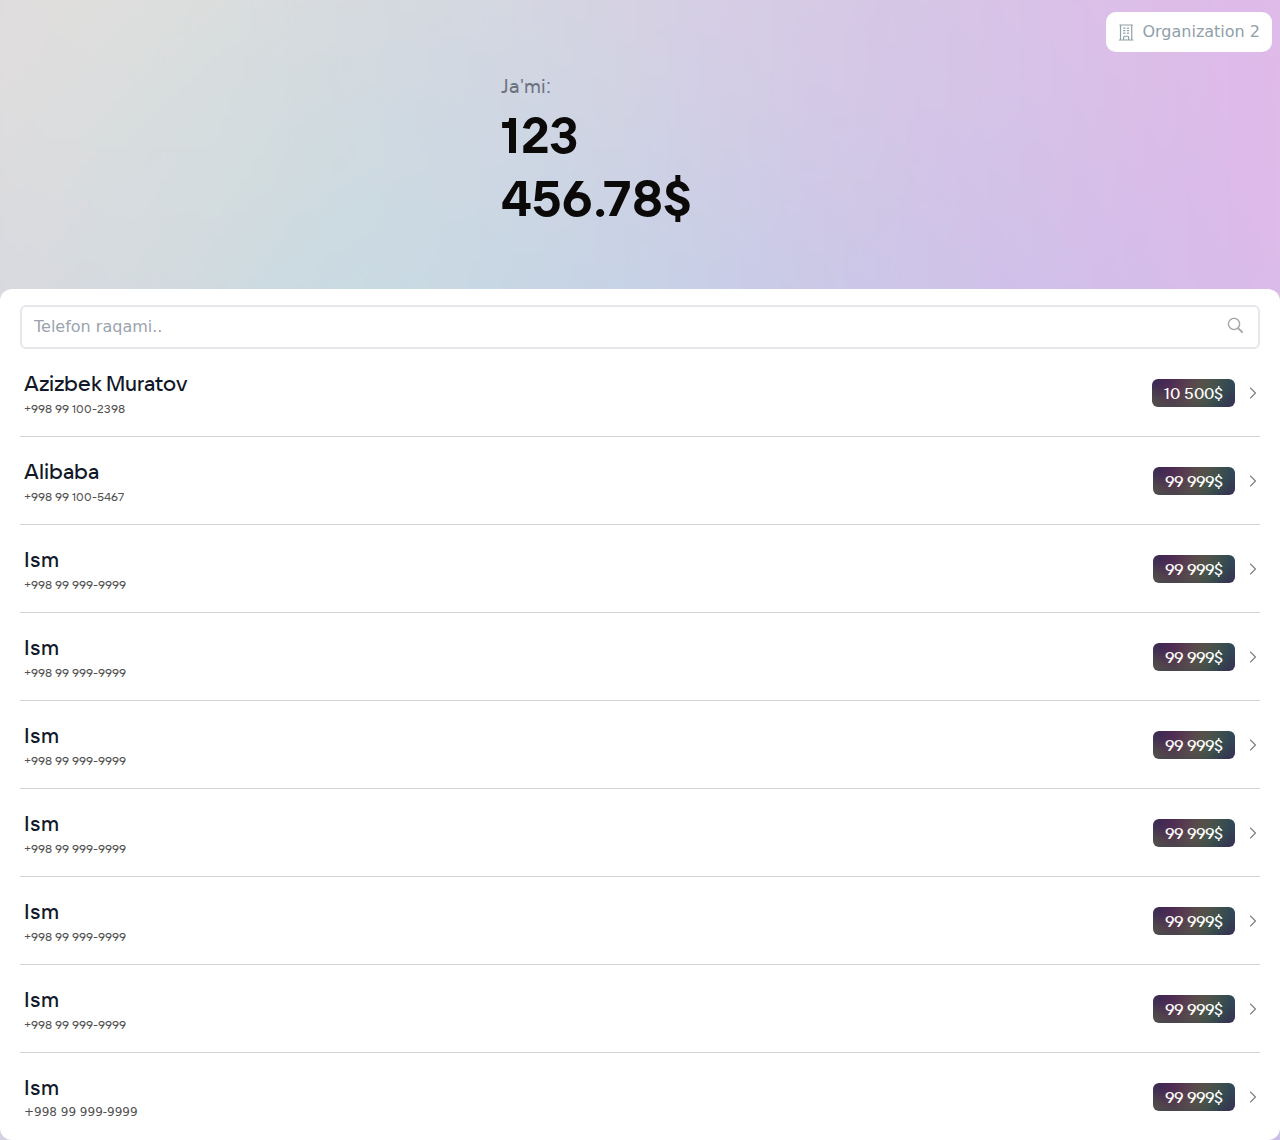
<file: src/index.html>
<!DOCTYPE  html>
<html>
<head>
  <meta charset="UTF-8">
  <meta name="viewport" content="width=device-width, initial-scale=1.0">
  <link href="./output.css" rel="stylesheet">
  <link href="./index.css" rel="stylesheet">
  <title>Home</title>
</head>
<body class="bg-[url('../assets/screenshott.png')] bg-cover  bg-no-repeat ">
<!-- Modal & Balance -->
<div>
  <div class="relative flex  flex-col  overflow-hidden pt-3 pr-2 justify-end items-end" >

    <div>
      <label for="tw-modal" class="text-[13px]  cursor-pointer rounded-[10px] bg-white px-3 py-2 text-[#8FA0A8]
       active:bg-slate-200 flex max-w-[190px] w-full items-center content-center gap-2">
      <img src="../assets/homee.svg" alt=""><h2 class="w-full">Organization 2</h2></label>
    </div>
    <!-- hidden toggle -->
    <input type="checkbox" id="tw-modal"
     class="peer fixed appearance-none opacity-0">
     <!-- modal -->
     <label for="tw-modal" class="pointer-events-none pt-[60px] invisable fixed  inset-0   justify-end pr-2
     flex cursor-pointer  overflow-hidden overscroll-contain  opacity-0 transition-all duration-200 ease-in-out peer-checked:pointer-events-auto peer-checked:visible
      peer-checked:opacity-100 peer-checked:[&>*]:translate-y-0 peer-checked:[&>*]:scale-100 invisible   ">
     <!-- modalbox -->
     <label class="max-h-[60px]  h-fit  scale-90 overflow-y-auto overscroll-contain rounded-[10px] bg-white px-3 py-3 text-black shadow-2xl transition  " for="" >

       <button class="flex items-center text-[13px] gap-2 text-[#6F8089] mb-2"><img src="../assets/32desk.svg" alt="">32desk</button>
       <div class="flex flex-col items-start ">

        <button class="flex items-center text-[13px] gap-2 text-[#6F8089] mb-2"><img src="../assets/32desk.svg" alt="">Organization 2</button>
        <img  class="flex items-center content-center"  src="../assets/lineish.svg" alt="">
       <button class="text-red-500 flex w-[200px] gap-2"><img class="mt-2 h-4" src="../assets/logout.svg" alt=""><h3 class="mt-1 text-[13px]">Sign out</h3></button>
      </div>
     </label>
     </label>
  
     </div>
<!-- Balance -->
  <div class="flex items-center justify-center">
    <div class="flex flex-col w-[278px] ">
      <h2 class="text-xl text-gray-500 mb-1 items-start justify-start flex text-[20px] font-Vkthin mt-5 ">Ja'mi:</h2>
      <h2 class="text-stone-950 text-[50px] leading-[62.5px] font-Vkbold font-black " ><a href="../src/pages/homehiddenb.html">123 456.78$</a></h2>
  </div>
  </div>
</div>
 <!-- List -->
  <div class="rounded-xl mt-[60px] bg-white bg-opacity-85 ">
<div class="relative px-5 flex  flex-col rounded-sm">
   <div class=" mt-4 flex flex-row relative" >
   <a href="../src/pages/search.html" class="w-full">
    <input class=" rounded-md w-full  focus:outline-0 p-2  border-2 pl-3 placeholder:font-light" type="text" placeholder="Telefon raqami.."> 
    <button class=" absolute right-4 top-3 text-gray-400"><img src="../assets/search.svg" alt=""></button>
  </a>
</div>
<ul role="list"  class="divide-y divide-gray-300 py-0 ">
    <li class="flex justify-between py-5 px-1 ">
        <div class="flex min-w-0 gap-x-4"  >
          <div class="min-w-0 flex-auto" >
            <p class="text-xl leading-6 text-gray-900 text-[21px] font-Vkmid"><a href="../src/pages/client.html">Azizbek Muratov</a></p>
            <p class="mt-1 truncate text-[12px] leading-[15px] text-[#525252] font-Vkthin ">+998 99 100-2398</p>
          </div>
        </div>
        <div class="flex flex-row items-center gap-[15px]">
          <p class="bg-[url('../assets/bg-price.png')] bg-cover  flex text-[16px] leading-6 text-white gap-2 rounded-md py-0.5 px-3 font-medium font-Vkmid "  >10 500$ </p>
          <a href="#" class=""><img src="../assets/arrowright.svg" alt=""></a>
          
        </div>
      </li>
    <li class="flex justify-between py-5 px-1 ">
        <div class="flex min-w-0 gap-x-4"  >
          <div class="min-w-0 flex-auto" >
            <p class="text-xl leading-6 text-gray-900 text-[21px] font-Vkmid"><a href="../pages/client.html">Alibaba</a></p>
            <p class="mt-1 truncate text-[12px] leading-[15px] text-[#525252] font-Vkthin">+998 99 100-5467</p>
          </div>
        </div>
        <div class="flex flex-row items-center gap-[15px]" >
          <p class=" bg-[url('../assets/bg-price.png')] bg-cover flex text-[16px] leading-6 text-white gap-2 rounded-md py-0.5 px-3 font-medium font-Vkmid">99 999$</p>
          <a href="#" class=""><img src="../assets/arrowright.svg" alt=""></a>
          
        </div>
      </li>
    <li class="flex justify-between py-5 px-1 ">
        <div class="flex min-w-0 gap-x-4"  >
          <div class="min-w-0 flex-auto" >
            <p class="text-xl leading-6 text-gray-900 text-[21px] font-Vkmid" ><a href="../pages/client.html">Ism</a></p>
            <p class="mt-1 truncate text-[12px] leading-[15px] text-[#525252] font-Vkthin" >+998 99 999-9999</p>
          </div>
        </div>
        <div class="flex flex-row items-center gap-[15px]">
          <p class="bg-[url('../assets/bg-price.png')] bg-cover flex text-[16px] leading-6 text-white gap-2 rounded-md py-0.5 px-3 font-medium font-Vkmid ">99 999$  </p>
          <a href="#" class=""><img src="../assets/arrowright.svg" alt=""></a>
          
        </div>
      </li>
    <li class="flex justify-between py-5 px-1 ">
        <div class="flex min-w-0 gap-x-4"  >
          <div class="min-w-0 flex-auto" >
            <p class="text-xl leading-6 text-gray-900 text-[21px] font-Vkmid" ><a href="../pages/client.html">Ism</a></p>
            <p class="mt-1 truncate text-[12px] leading-[15px] text-[#525252] font-Vkthin">+998 99 999-9999</p>
          </div>
        </div>
        <div class="flex flex-row items-center gap-[15px]" >
          <p class=" flex text-[16px] leading-6 text-white gap-2 rounded-md py-0.5 px-3 font-medium bg-[url('../assets/bg-price.png')] bg-cover font-Vkmid" >99 999$  </p>
          <a href="#" class=""><img src="../assets/arrowright.svg" alt=""></a>
          
        </div>
      </li>
    <li class="flex justify-between py-5 px-1 gap-[15px]" >
        <div class="flex min-w-0 gap-x-4"  >
          <div class="min-w-0 flex-auto" >
            <p class="text-xl leading-6 text-gray-900 text-[21px] font-Vkmid" ><a href="../pages/client.html">Ism</a></p>
            <p class="mt-1 truncate text-[12px] leading-[15px] text-[#525252] font-Vkthin">+998 99 999-9999</p>
          </div>
        </div>
        <div class="flex flex-row items-center gap-[15px]" >
          <p class=" flex text-[16px] leading-6 text-white gap-2 rounded-md py-0.5 px-3 font-medium bg-[url('../assets/bg-price.png')] bg-cover font-Vkmid">99 999$  </p>
          <a href="#" class=""><img src="../assets/arrowright.svg" alt=""></a>
          
        </div>
      </li>
    <li class="flex justify-between py-5 px-1 ">
        <div class="flex min-w-0 gap-x-4"  >
          <div class="min-w-0 flex-auto" >
            <p class="text-xl leading-6 text-gray-900 text-[21px] font-Vkmid" ><a href="../pages/client.html">Ism</a></p>
            <p class="mt-1 truncate text-[12px] leading-[15px] text-[#525252] font-Vkthin">+998 99 999-9999</p>
          </div>
        </div>
        <div class="flex flex-row items-center gap-[15px]" >
          <p class=" flex text-[16px] leading-6 text-white gap-2 rounded-md py-0.5 px-3 font-medium bg-[url('../assets/bg-price.png')] bg-cover font-Vkmid" >99 999$  </p>
          <a href="#" class=""><img src="../assets/arrowright.svg" alt=""></a>
          
        </div>
      </li>
    <li class="flex justify-between py-5 px-1 ">
        <div class="flex min-w-0 gap-x-4"  >
          <div class="min-w-0 flex-auto" >
            <p class="text-xl leading-6 text-gray-900 text-[21px] font-Vkmid"><a href="../pages/client.html">Ism</a></p>
            <p class="mt-1 truncate text-[12px] leading-[15px] text-[#525252] font-Vkthin" >+998 99 999-9999</p>
          </div>
        </div>
        <div class="flex flex-row items-center gap-[15px]">
          <p class=" flex text-[16px] leading-6 text-white gap-2 rounded-md py-0.5 px-3 font-medium bg-[url('../assets/bg-price.png')] bg-cover font-Vkmid"  >99 999$  </p>
          <a href="#" class=""><img src="../assets/arrowright.svg" alt=""></a>
          
        </div>
      </li>
    <li class="flex justify-between py-5 px-1 ">
        <div class="flex min-w-0 gap-x-4"  >
          <div class="min-w-0 flex-auto" >
            <p class="text-xl leading-6 text-gray-900 text-[21px] font-Vkmid" ><a href="../pages/client.html">Ism</a></p>
            <p class="mt-1 truncate text-[12px] leading-[15px] text-[#525252] font-Vkthin" >+998 99 999-9999</p>
          </div>
        </div>
        <div class="flex flex-row items-center gap-[15px]" >
          <p class=" flex text-[16px] leading-6 text-white gap-2 rounded-md py-0.5 px-3 font-medium bg-[url('../assets/bg-price.png')] bg-cover font-Vkmid" >99 999$  </p>
          <a href="#" class=""><img src="../assets/arrowright.svg" alt=""></a>
          
        </div>
      </li>
    <li class="flex justify-between py-5 px-1 ">
        <div class="flex min-w-0 gap-x-4"  >
          <div class="min-w-0 flex-auto" >
            <p class="text-xl leading-6 text-gray-900 text-[21px] font-Vkmid" ><a href="../pages/client.html">Ism</a></p>
            <p class="mt-1 truncate text-[12px] leading-[15px] text-[#525252] font-thin" >+998 99 999-9999</p>
          </div>
        </div>
        <div class="flex flex-row items-center gap-[15px]" >
          <p class=" flex text-[16px] leading-6 text-white gap-2 rounded-md py-0.5 px-3 font-medium bg-[url('../assets/bg-price.png')] bg-cover font-Vkmid"  >99 999$  </p>
          <a href="#" class=""><img src="../assets/arrowright.svg" alt=""></a>
          
        </div>
      </li>
 
</ul>
</div>
</div>
</body>
</html>
</file>
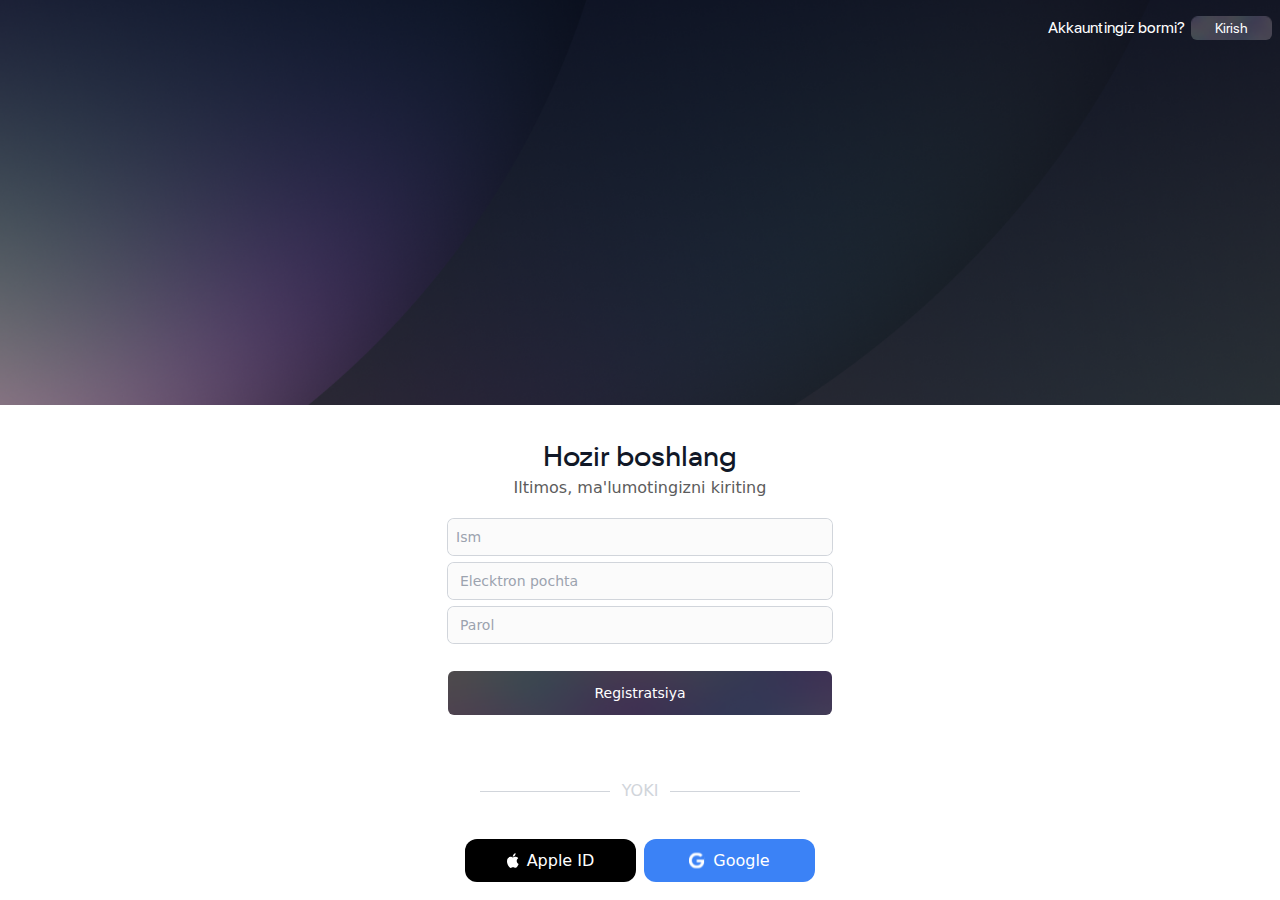
<file: src/pages/auth.html>
<!DOCTYPE html>
<html lang="en">
<head>
    <meta charset="UTF-8">
    <meta name="viewport" content="width=device-width, initial-scale=1.0">
    <link href="../output.css" rel="stylesheet">
    <link href="../index.css" rel="stylesheet">

    <title>regester</title>
</head>
<body class="bg-cover  bg-top   h-full scroll-none bg-no-repeat">
  <div class="items-center justify-center  bg-cover bg-center bg-no-repeat w-[100%] h-[45vh] bg-[url('../../assets/authbg.png')]  ">
    <!-- btns -->
      <div class="flex justify-end items-end pt-[30px] text-[13px] font-Vklog" >
          <span class="text-white " >Akkauntingiz bormi?</span>
          <button class="block rounded-md border-0 py-0.5 px-6  shadow-sm ring-inset ring-gray-300 focus:ring-2 focus:ring-inset focus:ring-indigo-600 sm:text-sm sm:leading-6 no-repeat text-white ml-1.5 mt-4 mr-2  bg-[url('../../assets/login.png')] bg-cover"><a>Kirish</a></button>
      </div>
    </div>
<!-- container -->
  <div class="flex min-h-full flex-col justify-center" >

    <h2 class="text-center  tracking-tight text-gray-900 font-bold text-[28px] leading-[34px] mt-[34px] font-Vkreg" >Hozir boshlang</h2>
    <span class="mt-1 text-center text-[16px] font-light leading-[22px] tracking-tight mb-5 text-[#5C5C5C]">Iltimos, ma'lumotingizni kiriting</span>
    <form 
    class=" container space-y-2 mx-auto w-full max-w-sm "
    action="submit">
        <input type="text"
        class="block w-full px-2 rounded-md border-0 py-2 text-gray-900 shadow-sm ring-1  ring-gray-300 placeholder:text-gray-400 focus:ring-2 focus:ring-inset focus:ring-red-950 sm:text-sm sm:leading-6 bg-[#fafafae1]"
        placeholder="Ism"

        />
        <input
            placeholder="Elecktron pochta"
            type="email"
            class="block w-full px-3 rounded-md border-0 py-2 shadow-sm ring-1 ring-inset ring-gray-300 placeholder:text-gray-400 focus:ring-2 focus:ring-inset focus:ring-red-950 sm:text-sm sm:leading-6  bg-[#fafafae1]" 
          />
          <input
            placeholder="Parol"
            type="password"
            class="block w-full px-3 rounded-md border-0 py-2 shadow-sm ring-1 ring-inset ring-gray-300 placeholder:text-gray-400 focus:ring-2 focus:ring-inset focus:ring-red-950 sm:text-sm sm:leading-6  bg-[#fafafae1] " 
          />
          <div class="mt-4">
            <button class=" w-full mt-5 rounded-md border-0 py-3   sm:text-sm   text-white bg-[120%] bg-cover bg-[url('../../assets/bg-price.png')] "><a href="../index.html">Registratsiya</a></button>
          </div>
         
    </form>
   <!-- Additional Items -->
    <div class="flex container items-center justify-center  space-x-1  mt-16 my-5  max-w-xs mx-auto">
      <div class="flex-1 border-t border-gray-300 "></div>
      <span class="px-2 text-gray-300 font-medium">YOKI</span>
      <div class="flex-1 border-t border-gray-300"></div>
  </div>
    <div class="flex justify-center space-x-2 mt-4">
        <button class="flex items-center py-2 px- bg-black text-white rounded-xl gap-2 w-[171px] h-[43px] justify-center left-[21px]" ><img src="../../assets/appleic.svg" alt="" class="w-2" >Apple ID</button>
        <button class="flex items-center py-3 px-12 bg-blue-500 text-white rounded-xl gap-2 w-[171px] h-[43px] justify-center left-[21px]" ><img src="../../assets/googleic.svg" alt="" class="w-4">Google</button>
    </div>
    </div>

    


 
</body>
</html>
</file>
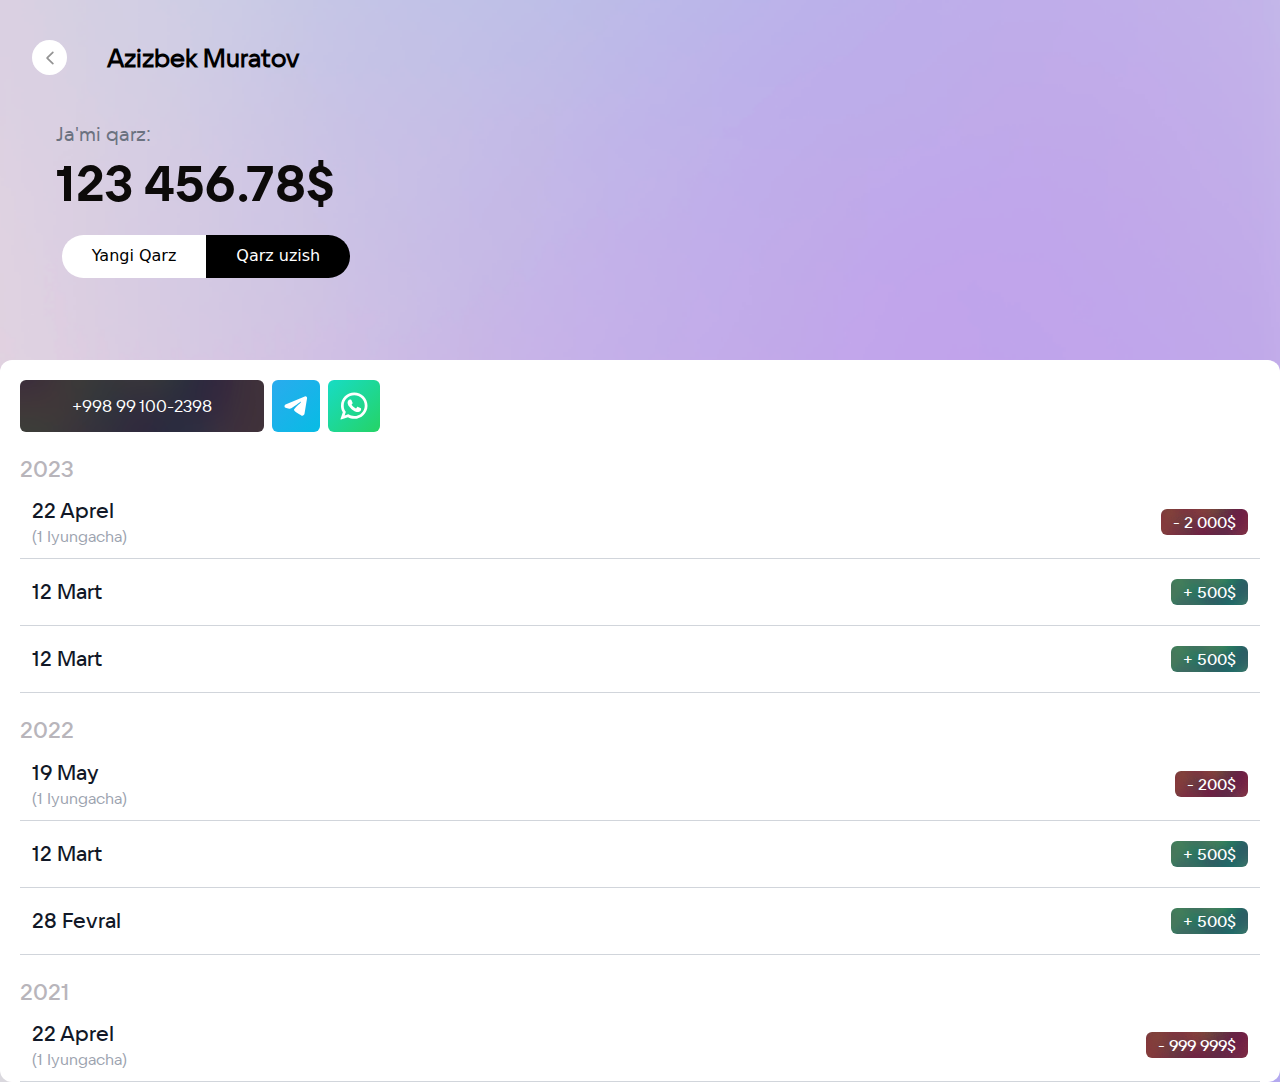
<file: src/pages/client.html>
<!DOCTYPE html>
<html lang="en">
<head>
    <meta charset="UTF-8">
    <meta name="viewport" content="width=device-width, initial-scale=1.0">
    <link href="../output.css" rel="stylesheet">
    <link href="../index.css" rel="stylesheet">
    <title>Client Page</title>
</head>
<body class="bg-[url('../../assets/screenshott.png')] bg-cover bg-center bg-no-repeat">
<!-- User Info -->
<div class="">
    <div class="flex flex-row  px-8  items-center mt-10 gap-10 max-w-[1780px] w-full">
        <button class="bg-white flex  items-center rounded-full w-[35px] h-[35px] justify-center" > 
            <a href="../index.html" class="flex items-center "><img src="../../assets/arrowquit.svg" alt=""></a>
    </button>
    <h2 class="text-black font-semibold text-2xl text-[25px] font-Vkthin" >Azizbek Muratov</h2>
</div>
 <!-- Balance -->
 <div class="mt-[45px] flex items-center content-center w-full px-14">
    <div class="flex flex-col w-[300px] ">
      <h2 class="text-xl text-gray-500 mb-1 items-start justify-start flex text-[20px] font-Vkthin ">Ja'mi qarz:</h2>
      <h2 class="text-stone-950 text-[50px] leading-[62.5px]  w-[300px] font-Vkbold" ><a>123 456.78$</a></h2>
      <!-- modals -->
      <div class="flex items-center justify-center mt-5  ">
      <div class="flex  overflow-hidden items-center  justify-center h-[43px] rounded-bl-[40px] rounded-tl-[40px]  " >
<!-- Main btns -->
<div class="flex min-h-screen flex-col items-center justify-center overflow-hidden  ">
  <div>
    <label for="tw-modal" class="cursor-pointer  bg-white  py-4 text-black active:bg-slate-400 p-[30px]" >Yangi Qarz</label>
  </div>
  <input type="checkbox" id="tw-modal" class="peer fixed appearance-none opacity-0"/>
  <label for="tw-modal" class="pointer-events-none invisible fixed inset-0 flex cursor-pointer pt-[360px] overflow-hidden overscroll-contain bg-slate-700/30 opacity-0 transition-all duration-200 ease-in-out peer-checked:pointer-events-auto peer-checked:visible peer-checked:opacity-100 peer-checked:[&>*]:translate-y-0 peer-checked:[&>*]:scale-100">
  <label for="" class="max-h-[calc(100vh - 5rem)] h-full w-full scale-90 overflow-y-auto overscroll-contain rounded-md bg-white p-6 text-black shadow-2xl transition">
    <div >
    <div class="rounded-xl " >
        <div class="pt-[10px] pl-[10px] flex">
            <a href="./client.html" ><img src="../../assets/xmark.svg" alt=""></a>
            <div class="">
            <h2 class="font-semibold text-[21px] pl-[85px]  font-Vkmid ">Yangi Qarz</h2>
           
            </div>
        </div>
    <div class=" relative px-1 flex  flex-col rounded-sm">
        <div class=" mt-4 flex flex-row relative max-w-[408px] ">
            <input class="  rounded-md w-full  focus:outline-0 p-2 border pl-3 placeholder:font-light" type="text" placeholder="Qarz miqdori">
            <button class=" absolute right-4 top-3 text-gray-400"><h2>$</h2></button>
           
         </div>
    
    
        <div class="flex gap-2 px-0  ">
            <div class=" mt-1 flex flex-row relative">
                <input class="  rounded-md w-full mb-2 p-2 border pl-3 placeholder:font-normal placeholder:text-black" type="text" placeholder="23.12.2023"/>
                <button class=" absolute right-4 top-3 text-gray-400"><img src="../../assets/uparr.svg" alt=""></button>
               
             </div>
            <div class=" mt-1 flex flex-row relative">
                <input class="  rounded-md w-full mb-2 p-2 border pl-3   placeholder:text-gray-400 placeholder:font-light" type="text" placeholder="Qaytarish kuni"/>
                <button class=" absolute right-4 top-3 text-gray-400"><img src="../../assets/arrowwdownn.png" alt=""></button>
               
             </div>
             </div>
    <div class=" flex px-2 gap-1">
        <img src="../../assets/info.svg" alt="">
        <h2 class="ml-1 text-gray-500 ">Qaytarish kuni bo’lmasa, bo’sh qoldiring </h2>
    </div>

        <div class="max-w-[408px] flex flex-col items-center mt-[210px]">
            <button class=" w-full mt-5 rounded-md border-0 py-3   sm:text-sm   text-white bg-[url('../../assets/phonebtn.png')]" ><a href="../pages/home.html">Qoshish</a></button>
            <div class="mt-3">  <div  class="w-[160px] bg-black rounded-[50px] h-[3px]"></div></div>
          </div>

      
     
  
    </div>
           

    </div>



</div>
  </label>
  </label>
</div>
</div>
      <div class="flex  overflow-hidden items-center  justify-center rounded-br-[40px] rounded-tr-[40px] h-[43px] " >
<!-- Main btns -->
<div class="relative flex min-h-screen flex-col items-center justify-center overflow-hidden py-6 sm:py-12">
  <div>
    <label for="tw-modal1" class="cursor-pointer rounded bg-black py-4 text-white active:bg-slate-400 p-[30px]">Qarz uzish</label>
  </div>
  <input type="checkbox" id="tw-modal1" class="peer fixed appearance-none opacity-0"/>
  <label for="tw-modal1" class="pointer-events-none invisible fixed inset-0 flex cursor-pointer pt-[360px] overflow-hidden overscroll-contain bg-slate-700/30 opacity-0 transition-all duration-200 ease-in-out peer-checked:pointer-events-auto peer-checked:visible peer-checked:opacity-100 peer-checked:[&>*]:translate-y-0 peer-checked:[&>*]:scale-100">
  <label for="" class="max-h-[calc(100vh - 5rem)] h-full w-full scale-90 overflow-y-auto overscroll-contain rounded-md bg-white p-6 text-black shadow-2xl transition">
    <div >
    <div class="rounded-xl " >
      <div class="flex">
        <a href="./client.html" ><img src="../../assets/xmark.svg" alt=""></a>
        <div class="">
        <h2 class="font-semibold text-[21px] pl-[85px]  font-Vkmid ">Qarz uzish</h2>
       
        </div>
    </div>
<div class=" relative  flex  flex-col rounded-sm">
    <div class=" mt-4 mb-2 flex flex-row relative max-w-[408px]">
        <input class="  rounded-md w-full   focus:outline-0 p-2 border pl-3 placeholder:font-light" type="text" placeholder="Qarz miqdori">
        <button class=" absolute right-4 top-3 text-gray-400"><h2>$</h2></button>
       
     </div>
     <div class=" flex flex-row relative max-w-[408px]">
        <input class="  rounded-md w-full  mb-2 focus:outline-0 p-2 border pl-3 placeholder:font-light" type="text" placeholder="Qaytarilgan kun">
        <button class=" absolute right-4 top-3 text-gray-400"><img src="../../assets/arrowwdownn.png" alt=""></button>
       
     </div>


     <div class="max-w-[408px] flex flex-col items-center mt-[210px]">
      <button class=" w-full mt-5 rounded-md border-0 py-3   sm:text-sm  text-white  bg-[url('../../assets/phonebtn.png')]"><a href="../pages/home.html">Uzish</a></button>
      <div class="mt-3">  <div class="w-[160px] bg-black rounded-[50px] h-[3px]"></div></div>
    </div>


  
 

</div>

    </div>



</div>
  </label>
  </label>
</div>
</div>
</div>
  </div>

  </div>
  </div>

 <!-- Details -->
 <div class="mt-[75px] bg-white rounded-xl" >
  <div class="  px-5 flex  flex-col rounded-sm">
    <div class="flex gap-2 ">
      <button class="mt-5 rounded-md border-0 py-3  md:text-sm  lg:pl-2 lg:pr-2 text-sm  sm:text-sm   text-white w-[244px] bg-[url('../../assets/phonebtn.png')] bg-cover bg-[-60%] text-[17px] leading-[21.25px] font-Vkbtn "><a href="../pages/home.html" >+998 99 100-2398</a></button>
       <div class=" px-3 mt-5 rounded-md border-0 py-3 flex items-center text-white bg-gradient-to-br from-[#2AABEE]  to-[#07BCE4]"><img src="../../assets/tgic.svg" alt=""></div>
       <div class=" px-3 mt-5 rounded-md border-0 py-3  flex items-center sm:text-sm bg-gradient-to-tl from-[#25D366] via-[#25D366] to-[#17dcc5] "><img src="../../assets/whats.svg" alt=""></div>
    </div>
    <h2 class="mt-5 ml-2 text-[#B8B5BB] text-[23px] font-Vkmid" >2023</h2>
    <ul role="list"  class="divide-y divide-gray-300 py-0 font-Vkmid"  >
    
      <li class="flex justify-between gap-x-6 py-3 px-3">
          <div class="flex min-w-0 gap-x-4">
            <div class="min-w-0 flex-auto">
              <p class=" font-semibold leading-6 text-gray-900 text-[21px]" >22 Aprel</p>
              <p class="mt-1 truncate  leading-5 text-gray-400 font-Vkthin">(1 Iyungacha)</p>
            </div>
          </div>
          <div class="flex flex-row items-center gap-[15px]" >
            <p class=" flex text-xl  text-white gap-2 rounded-md  px-3 font-normal bg-[url('../../assets/redbtn.png')] bg-cover text-[16px] leading-[20px] h-[26px] pt-[3px]">- 2 000$ </p>
        
            
          </div>
        </li>
    
      <li class="flex justify-between gap-x-6 py-5 px-3">
          <div class="flex min-w-0 gap-x-4">
            <div class="min-w-0 flex-auto">
              <p class="font-semibold leading-6 text-gray-900 text-[21px]">12 Mart</p>
    
            </div>
          </div>
          <div class="flex flex-row items-center gap-[15px]" >
            <p class=" flex text-xl  text-white gap-2 rounded-md  px-3 font-normal bg-[url('../../assets/greenbtn.png')] bg-cover text-[16px] leading-[20px] h-[26px] pt-[3px]" >+ 500$ </p>
        
            
          </div>
        </li>
    
      <li class="flex justify-between gap-x-6 py-5 px-3">
          <div class="flex min-w-0 gap-x-4">
            <div class="min-w-0 flex-auto">
              <p class=" font-semibold leading-6 text-gray-900 text-[21px]">12 Mart</p>
    
            </div>
          </div>
          <div class="flex flex-row items-center gap-[15px]">
            <p class=" flex text-xl text-white gap-2 rounded-md  px-3 font-normal bg-[url('../../assets/greenbtn.png')] bg-cover text-[16px] leading-[20px] h-[26px] pt-[3px] "  >+ 500$ </p>
        
            
          </div>
        </li>
    
     <li></li>
  
   
     
       
  </ul>
  <h2 class="mt-5 ml-2 text-[#B8B5BB] text-[23px] font-Vkmid" >2022</h2>
  <ul role="list"  class="divide-y divide-gray-300 py-0 font-Vkmid"  >
    
    <li class="flex justify-between gap-x-6 py-3 px-3">
        <div class="flex min-w-0 gap-x-4">
          <div class="min-w-0 flex-auto">
            <p class=" font-semibold leading-6 text-gray-900 text-[21px]">19 May</p>
            <p class="mt-1 truncate leading-5 text-gray-400  font-Vkthin">(1 Iyungacha)</p>
          </div>
        </div>
        <div class="flex flex-row items-center gap-[15px]" >
          <p class=" flex text-xl text-white gap-2 rounded-md  px-3 font-normal bg-[url('../../assets/redbtn.png')] bg-cover text-[16px] leading-[20px] h-[26px] pt-[3px]" >- 200$ </p>
      
          
        </div>
      </li>
  
    <li class="flex justify-between gap-x-6 py-5 px-3">
        <div class="flex min-w-0 gap-x-4">
          <div class="min-w-0 flex-auto">
            <p class="font-semibold leading-6 text-gray-900 text-[21px]"  >12 Mart</p>
  
          </div>
        </div>
        <div class="flex flex-row items-center gap-[15px]" >
          <p class=" flex text-xl  text-white gap-2 rounded-md  px-3 font-normal bg-[url('../../assets/greenbtn.png')] bg-cover text-[16px] leading-[20px] h-[26px] pt-[3px]" >+ 500$ </p>
      
          
        </div>
      </li>
  
    <li class="flex justify-between gap-x-6 py-5 px-3">
        <div class="flex min-w-0 gap-x-4">
          <div class="min-w-0 flex-auto">
            <p class=" font-semibold leading-6 text-gray-900 text-[21px]">28 Fevral</p>
  
          </div>
        </div>
        <div class="flex flex-row items-center gap-[15px]" >
          <p class=" flex text-xl  text-white gap-2 rounded-md  px-3  bg-[url('../../assets/greenbtn.png')] bg-cover text-[16px] leading-[20px] h-[26px] pt-[3px] font-Vkmid ">+ 500$ </p>
      
          
        </div>
      </li>
  
   <li></li>

 
   
     
</ul>
<h2 class="mt-5 ml-2 text-[#B8B5BB] text-[23px] font-Vkmid" >2021</h2>
<ul role="list"  class="divide-y divide-gray-300 py-0 ">
  
  <li class="flex justify-between gap-x-6 py-3 px-3">
      <div class="flex min-w-0 gap-x-4">
        <div class="min-w-0 flex-auto">
          <p class=" font-semibold leading-6 text-gray-900 text-[21px] font-Vkmid">22 Aprel</p>
          <p class="mt-1 truncate leading-5 text-gray-400 font-Vkthin" >(1 Iyungacha)</p>
        </div>
      </div>
      <div class="flex flex-row items-center gap-[15px]">
        <p class=" flex text-xl text-white gap-2 rounded-md  px-3 font-normal bg-[url('../../assets/redbtn.png')] bg-cover text-[16px] leading-[20px] h-[26px] pt-[3px] font-Vkmid" >- 999 999$ </p>
    
        
      </div>
    </li>

 
 <li></li>


 
   
</ul>


 </div>
</div>

</body>
</html>
</file>
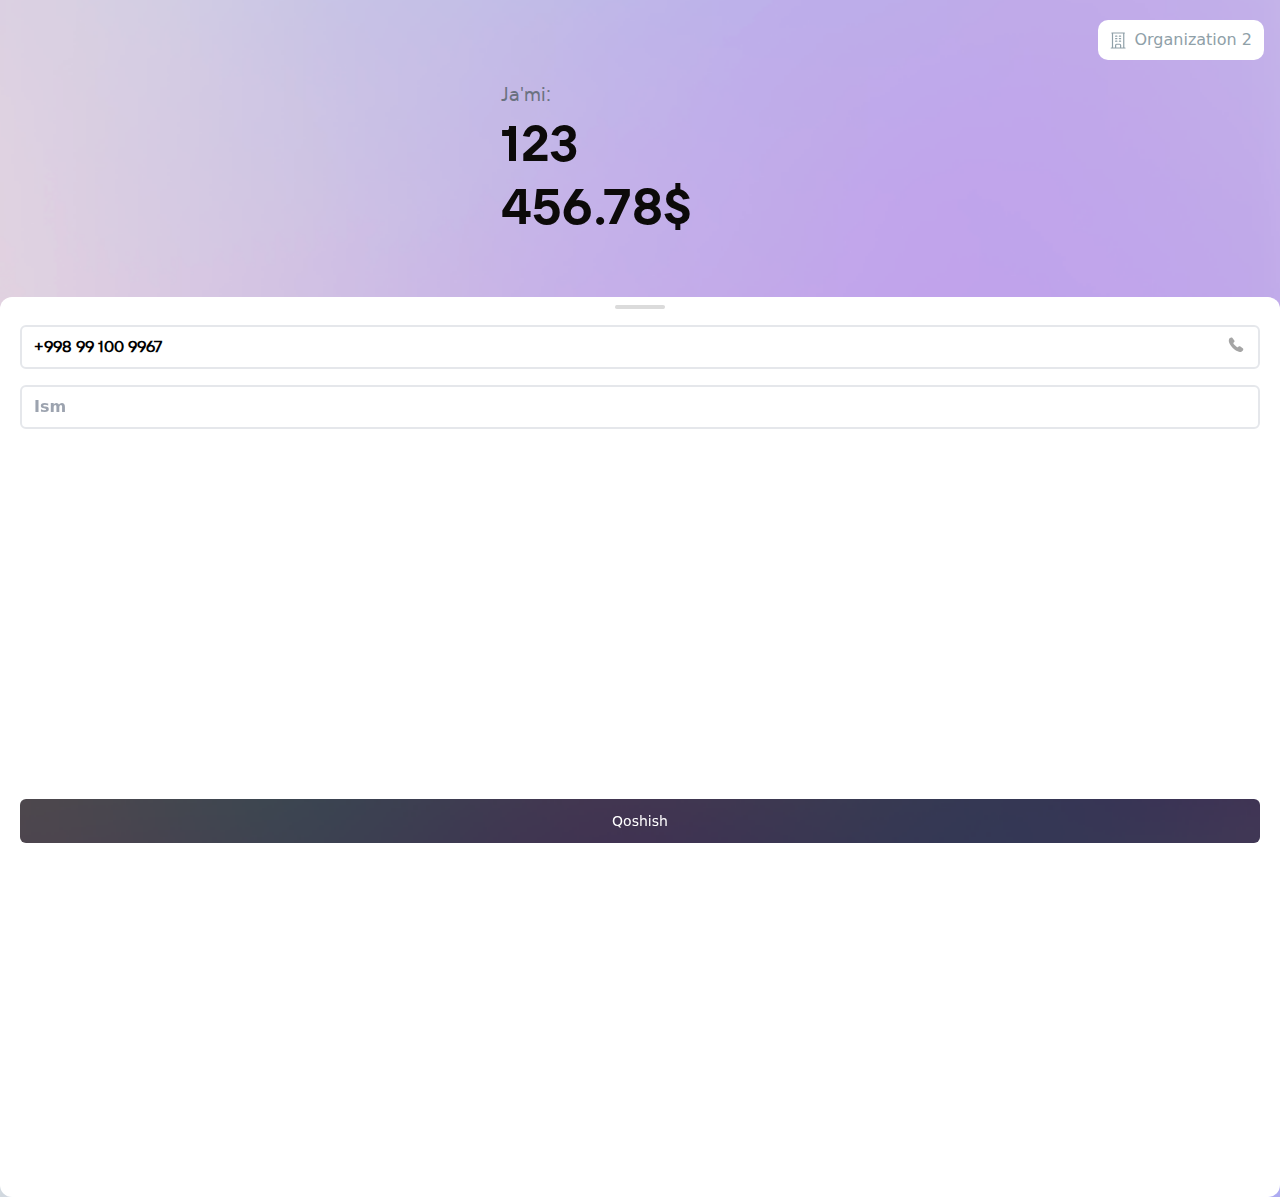
<file: src/pages/newclient.html>
<!DOCTYPE  html>
<html>
<head>
  <meta charset="UTF-8">
  <meta name="viewport" content="width=device-width, initial-scale=1.0">
  <link href="../output.css" rel="stylesheet">
  <link href="../index.css" rel="stylesheet">
  <title>New Client</title>
</head>
<body class="h-screen bg-[url('../../assets/screenshott.png')] bg-cover bg-center bg-no-repeat">
<!-- Modal & Balance -->
<div>
  <div class="relative flex  flex-col  overflow-hidden py-5  px-4 justify-end items-end" >

    <div>
      <label for="tw-modal" class="  text-[13px]  cursor-pointer rounded-[10px] bg-white px-3 py-2 text-[#8FA0A8] active:bg-slate-200 flex max-w-[190px] w-full items-center content-center gap-2"><img src="../../assets/homee.svg" alt=""><h2 class="w-full">Organization 2</h2></label>
    </div>
    <!-- hidden toggle -->
    <input type="checkbox" id="tw-modal" class="peer fixed appearance-none opacity-0">
     <!-- modal -->
     <label for="tw-modal" class="pointer-events-none pt-[65px] invisable fixed  bottom-0 top-0  flex cursor-pointer  overflow-hidden overscroll-contain  opacity-0 transition-all duration-200 ease-in-out peer-checked:pointer-events-auto peer-checked:visible peer-checked:opacity-100 peer-checked:[&>*]:translate-y-0 peer-checked:[&>*]:scale-100 ">
     <!-- modalbox -->
     <label class="max-h-[60px]  h-fit  scale-90 overflow-y-auto overscroll-contain rounded-[10px] bg-white px-3 py-3 text-black shadow-2xl transition  " for="" >

       <button class="flex items-center text-[13px] gap-2 text-[#6F8089] mb-2"><img src="../../assets/32desk.svg" alt="">32desk</button>
       <div class="flex flex-col items-start ">

        <button class="flex items-center text-[13px] gap-2 text-[#6F8089] mb-2"><img src="../../assets/32desk.svg" alt="">Organization 2</button>
        <img  class="flex items-center content-center"  src="../../assets/lineish.svg" alt="">
       <button class="text-red-500 flex w-[200px] gap-2"><img class="mt-2 h-4" src="../../assets/logout.svg" alt=""><h3 class="mt-1 text-[13px]">Sign out</h3></button>
      </div>
     </label>
     </label>
     </div>
<!--Balance -->
  <div class="flex items-center justify-center">
    <div class="flex flex-col w-[278px] ">
      <h2 class="text-xl text-gray-500 mb-1 items-start justify-start flex text-[20px] font-Vkthin " >Ja'mi:</h2>
      <h2 class="text-stone-950 text-[50px] leading-[62.5px] font-bold font-Vkbold"><a href="../index.html">123 456.78$</a></h2>
  </div>
  </div>
</div>
 <!-- Users List -->
  <div class="rounded-xl mt-[60px] h-screen bg-white bg-opacity-[85%]" >
<div class="relative px-5 flex  flex-col rounded-sm">
    <div class="mt-2 mx-auto"> <a href="../index.html"><img src="../../assets/Rectangle 4.png" alt=""></a></div> 
    <div class=" mt-4 flex flex-row relative">
        <input class="  rounded-md w-full  p-2 border-2 pl-3 placeholder:font-semibold  placeholder:text-black placeholder:text-[10px] placeholder:leading-[20px] placeholder:font-Vkthin"    type="text" placeholder="+998 99 100 9967" />
        <button class=" absolute right-4 top-3 text-gray-400"><img src="../../assets/phoneic.svg" alt=""></button>
       
     </div>
     
     </div>
     <div class=" relative px-5 flex  flex-col rounded-sm">
        <div class=" mt-4 flex flex-row relative">
        <input class="  rounded-md w-full  p-2 border-2 pl-3 placeholder:font-semibold  placeholder:text-gray-400" type="text" placeholder="Ism"/>
     </div>
     <div class="mt-[350px]">
         <button class=" w-full mt-5 rounded-md border-0 py-3   sm:text-sm   text-white bg-[url('../../assets/bg-price.png')] bg-cover bg-[120%] " ><a href="../pages/home.html">Qoshish</a></button>
       </div>
     </div>
</div>

</body>
</html>
</file>
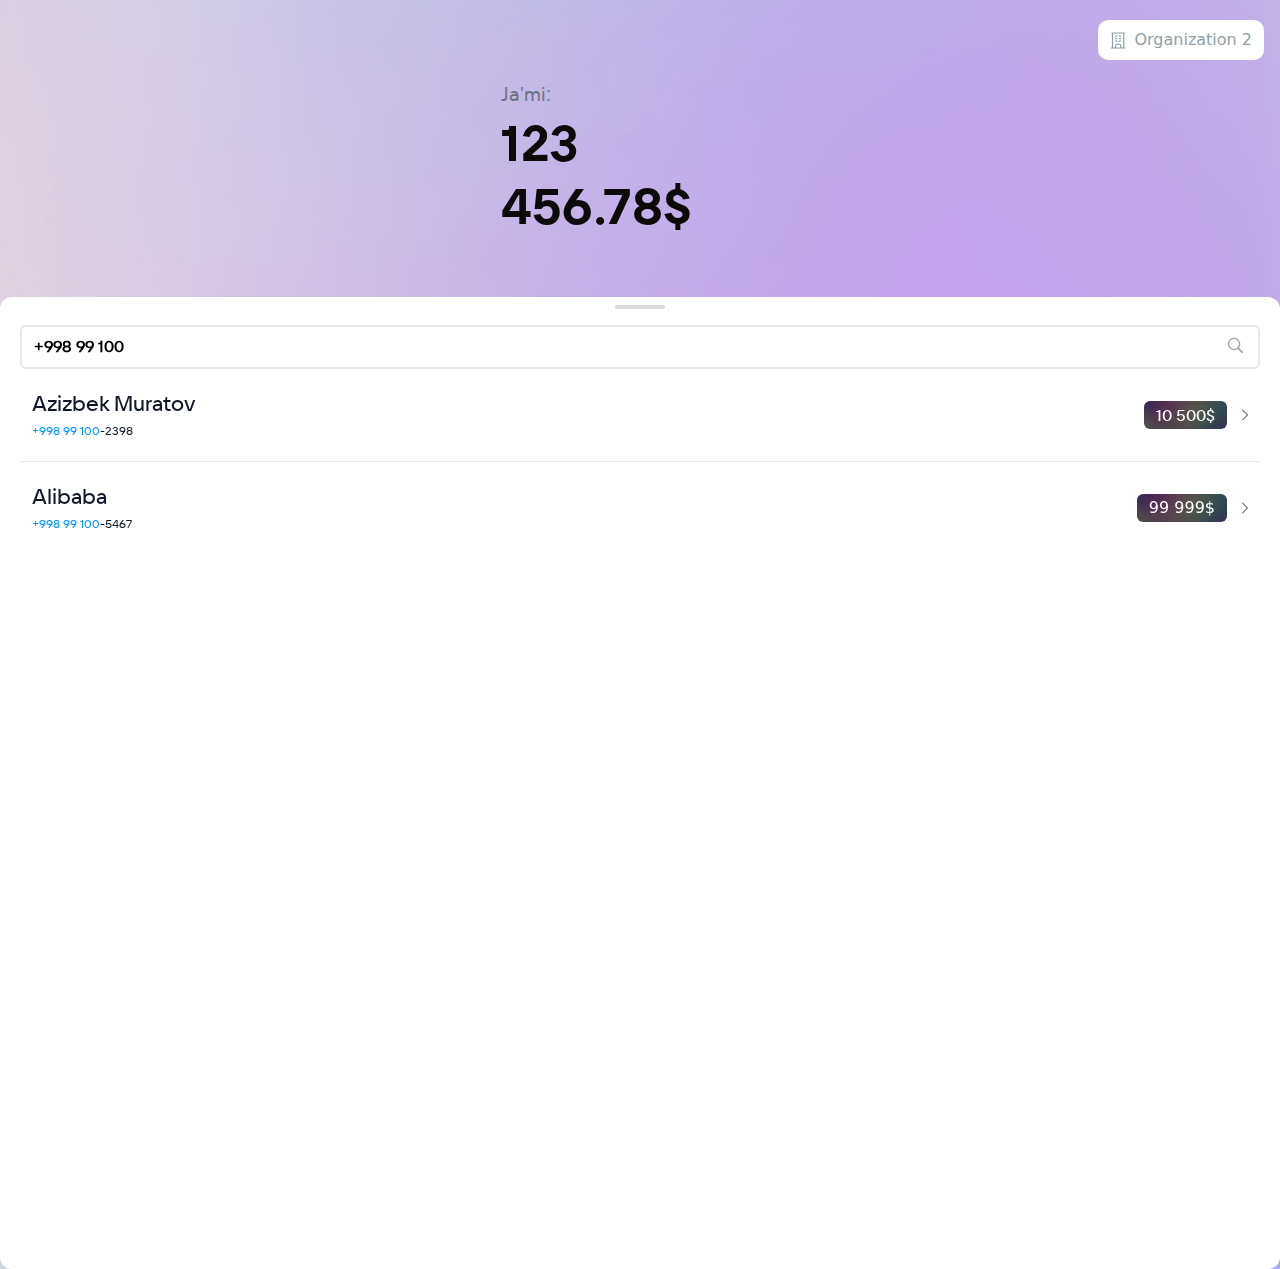
<file: src/pages/search.html>
<!DOCTYPE  html>
<html>
<head>
  <meta charset="UTF-8">
  <meta name="viewport" content="width=device-width, initial-scale=1.0">
  <link href="../output.css" rel="stylesheet">
  <link href="../index.css" rel="stylesheet">
  <title>Search</title>
</head>
<body  class="h-screen  bg-[url('../../assets/screenshott.png')] bg-cover bg-center bg-no-repeat">
<!-- Modal -->
<div>
  <div class="relative flex  flex-col  overflow-hidden py-5  px-4 justify-end items-end" >

    <div>
      <label for="tw-modal" class="  text-[13px]  cursor-pointer rounded-[10px] bg-white px-3 py-2 text-[#8FA0A8] active:bg-slate-200 flex max-w-[190px] w-full items-center content-center gap-2"><img src="../../assets/homee.svg" alt=""><h2 class="w-full">Organization 2</h2></label>
    </div>
    <!-- hidden toggle -->
    <input type="checkbox" id="tw-modal" class="peer fixed appearance-none opacity-0">
     <!-- modal -->
     <label for="tw-modal" class="pointer-events-none pt-[65px] invisable fixed  bottom-0 top-0  flex cursor-pointer  overflow-hidden overscroll-contain  opacity-0 transition-all duration-200 ease-in-out peer-checked:pointer-events-auto peer-checked:visible peer-checked:opacity-100 peer-checked:[&>*]:translate-y-0 peer-checked:[&>*]:scale-100 ">
     <!-- modalbox -->
     <label class="max-h-[60px]  h-fit  scale-90 overflow-y-auto overscroll-contain rounded-[10px] bg-white px-3 py-3 text-black shadow-2xl transition  " for="" >

       <button class="flex items-center text-[13px] gap-2 text-[#6F8089] mb-2"><img src="../../assets/32desk.svg" alt="">32desk</button>
       <div class="flex flex-col items-start ">

        <button class="flex items-center text-[13px] gap-2 text-[#6F8089] mb-2"><img src="../../assets/32desk.svg" alt="">Organization 2</button>
        <img  class="flex items-center content-center"  src="../../assets/lineish.svg" alt="">
       <button class="text-red-500 flex w-[200px] gap-2"><img class="mt-2 h-4" src="../../assets/logout.svg" alt=""><h3 class="mt-1 text-[13px]">Sign out</h3></button>
      </div>
     </label>
     </label>
  
     </div>
<!--Balance -->
  <div class="flex items-center justify-center">
    <div class="flex flex-col w-[278px] ">
      <h2 class="text-xl text-gray-500 mb-1 items-start justify-start flex text-[20px]  font-Vkthin" >Ja'mi:</h2>
      <h2 class="text-stone-950 text-[50px] leading-[62.5px] font-Vkbold" ><a href="../index.html">123 456.78$</a></h2>
  </div>
  </div>
</div>
 <!-- Users List -->
  <div class=" rounded-xl mt-[60px] bg-white bg-opacity-85  "  >

<div class="relative px-5 flex  flex-col rounded-sm">
    <div class="mt-2 mx-auto"> <a href="../index.html"><img src="../../assets/Rectangle 4.png" alt=""></a></div> 
   <div class=" mt-4 flex flex-row relative" >
   <a href="./newclient.html" class="w-full">
    <input class=" rounded-md w-full  focus:outline-0 p-2  border-2 pl-3  placeholder:font-semibold  placeholder:text-black placeholder:font-Vkthin placeholder:text-[16px] " type="text" placeholder="+998 99 100"> 
    <button class=" absolute right-4 top-3 text-gray-400"><img src="../../assets/search.svg" alt=""></button>
  </a>
</div>
<ul role="list"  class="divide-y divide-gray-100 py-0 h-screen ">
    <li class="flex justify-between gap-x-6 py-5 px-3">
        <div class="flex min-w-0 gap-x-4">
          <div class="min-w-0 flex-auto">
            <p class="text-xl font-semibold leading-6 text-gray-900 text-[21px] font-Vkmid" ><a href="../pages/client.html">Azizbek Muratov</a></p>
   <div class="flex font-Vkthin" >
    <p class="mt-1 truncate text-xs leading-5 text-[#0094FF] " >+998 99 100</p>
    <p class="mt-1 truncate text-xs leading-5 text-gray-900">-2398</p>
   </div>
          </div>
        </div>
        <div class="flex flex-row items-center gap-[15px]" >
          <p class=" flex text-[16px] leading-6 text-white gap-2 rounded-md py-0.5 px-3 font-thin font-Vkmid bg-[url('../../assets/bg-price.png')] bg-cover ">10 500$ </p>
          <a href="#" class=""><img src="../../assets/arrowright.svg" alt=""></a>
          
        </div>
      </li>
    
    <li class="flex justify-between gap-x-6 py-5 px-3">
        <div class="flex min-w-0 gap-x-4">
          <div class="min-w-0 flex-auto">
            <p class="text-xl font-semibold leading-6 text-gray-900 text-[21px] font-Vkmid"><a href="../pages/client.html">Alibaba</a></p>
            <div class="flex font-Vkthin">
              <p class="mt-1 truncate text-xs leading-5 text-[#0094FF] " >+998 99 100</p>
              <p class="mt-1 truncate text-xs leading-5 text-gray-900">-5467</p>
             </div>
          </div>
        </div>
        <div class="flex flex-row items-center gap-[15px]" >
          <p class=" flex text-[16px] leading-6 text-white gap-2 rounded-md py-0.5 px-3  bg-[url('../../assets/bg-price.png')] bg-cover ">99 999$ </p>
          <a href="#" class=""><img src="../../assets/arrowright.svg" alt=""></a>
          
        </div>
      </li>
      
  
  
  
   
     
       
  </ul>
</div>
</div>
</body>
</html>
</file>
<file: src/output.css>
/*
! tailwindcss v3.4.1 | MIT License | https://tailwindcss.com
*/

/*
1. Prevent padding and border from affecting element width. (https://github.com/mozdevs/cssremedy/issues/4)
2. Allow adding a border to an element by just adding a border-width. (https://github.com/tailwindcss/tailwindcss/pull/116)
*/

*,
::before,
::after {
  box-sizing: border-box;
  /* 1 */
  border-width: 0;
  /* 2 */
  border-style: solid;
  /* 2 */
  border-color: #e5e7eb;
  /* 2 */
}

::before,
::after {
  --tw-content: '';
}

/*
1. Use a consistent sensible line-height in all browsers.
2. Prevent adjustments of font size after orientation changes in iOS.
3. Use a more readable tab size.
4. Use the user's configured `sans` font-family by default.
5. Use the user's configured `sans` font-feature-settings by default.
6. Use the user's configured `sans` font-variation-settings by default.
7. Disable tap highlights on iOS
*/

html,
:host {
  line-height: 1.5;
  /* 1 */
  -webkit-text-size-adjust: 100%;
  /* 2 */
  -moz-tab-size: 4;
  /* 3 */
  -o-tab-size: 4;
     tab-size: 4;
  /* 3 */
  font-family: ui-sans-serif, system-ui, sans-serif, "Apple Color Emoji", "Segoe UI Emoji", "Segoe UI Symbol", "Noto Color Emoji";
  /* 4 */
  font-feature-settings: normal;
  /* 5 */
  font-variation-settings: normal;
  /* 6 */
  -webkit-tap-highlight-color: transparent;
  /* 7 */
}

/*
1. Remove the margin in all browsers.
2. Inherit line-height from `html` so users can set them as a class directly on the `html` element.
*/

body {
  margin: 0;
  /* 1 */
  line-height: inherit;
  /* 2 */
}

/*
1. Add the correct height in Firefox.
2. Correct the inheritance of border color in Firefox. (https://bugzilla.mozilla.org/show_bug.cgi?id=190655)
3. Ensure horizontal rules are visible by default.
*/

hr {
  height: 0;
  /* 1 */
  color: inherit;
  /* 2 */
  border-top-width: 1px;
  /* 3 */
}

/*
Add the correct text decoration in Chrome, Edge, and Safari.
*/

abbr:where([title]) {
  -webkit-text-decoration: underline dotted;
          text-decoration: underline dotted;
}

/*
Remove the default font size and weight for headings.
*/

h1,
h2,
h3,
h4,
h5,
h6 {
  font-size: inherit;
  font-weight: inherit;
}

/*
Reset links to optimize for opt-in styling instead of opt-out.
*/

a {
  color: inherit;
  text-decoration: inherit;
}

/*
Add the correct font weight in Edge and Safari.
*/

b,
strong {
  font-weight: bolder;
}

/*
1. Use the user's configured `mono` font-family by default.
2. Use the user's configured `mono` font-feature-settings by default.
3. Use the user's configured `mono` font-variation-settings by default.
4. Correct the odd `em` font sizing in all browsers.
*/

code,
kbd,
samp,
pre {
  font-family: ui-monospace, SFMono-Regular, Menlo, Monaco, Consolas, "Liberation Mono", "Courier New", monospace;
  /* 1 */
  font-feature-settings: normal;
  /* 2 */
  font-variation-settings: normal;
  /* 3 */
  font-size: 1em;
  /* 4 */
}

/*
Add the correct font size in all browsers.
*/

small {
  font-size: 80%;
}

/*
Prevent `sub` and `sup` elements from affecting the line height in all browsers.
*/

sub,
sup {
  font-size: 75%;
  line-height: 0;
  position: relative;
  vertical-align: baseline;
}

sub {
  bottom: -0.25em;
}

sup {
  top: -0.5em;
}

/*
1. Remove text indentation from table contents in Chrome and Safari. (https://bugs.chromium.org/p/chromium/issues/detail?id=999088, https://bugs.webkit.org/show_bug.cgi?id=201297)
2. Correct table border color inheritance in all Chrome and Safari. (https://bugs.chromium.org/p/chromium/issues/detail?id=935729, https://bugs.webkit.org/show_bug.cgi?id=195016)
3. Remove gaps between table borders by default.
*/

table {
  text-indent: 0;
  /* 1 */
  border-color: inherit;
  /* 2 */
  border-collapse: collapse;
  /* 3 */
}

/*
1. Change the font styles in all browsers.
2. Remove the margin in Firefox and Safari.
3. Remove default padding in all browsers.
*/

button,
input,
optgroup,
select,
textarea {
  font-family: inherit;
  /* 1 */
  font-feature-settings: inherit;
  /* 1 */
  font-variation-settings: inherit;
  /* 1 */
  font-size: 100%;
  /* 1 */
  font-weight: inherit;
  /* 1 */
  line-height: inherit;
  /* 1 */
  color: inherit;
  /* 1 */
  margin: 0;
  /* 2 */
  padding: 0;
  /* 3 */
}

/*
Remove the inheritance of text transform in Edge and Firefox.
*/

button,
select {
  text-transform: none;
}

/*
1. Correct the inability to style clickable types in iOS and Safari.
2. Remove default button styles.
*/

button,
[type='button'],
[type='reset'],
[type='submit'] {
  -webkit-appearance: button;
  /* 1 */
  background-color: transparent;
  /* 2 */
  background-image: none;
  /* 2 */
}

/*
Use the modern Firefox focus style for all focusable elements.
*/

:-moz-focusring {
  outline: auto;
}

/*
Remove the additional `:invalid` styles in Firefox. (https://github.com/mozilla/gecko-dev/blob/2f9eacd9d3d995c937b4251a5557d95d494c9be1/layout/style/res/forms.css#L728-L737)
*/

:-moz-ui-invalid {
  box-shadow: none;
}

/*
Add the correct vertical alignment in Chrome and Firefox.
*/

progress {
  vertical-align: baseline;
}

/*
Correct the cursor style of increment and decrement buttons in Safari.
*/

::-webkit-inner-spin-button,
::-webkit-outer-spin-button {
  height: auto;
}

/*
1. Correct the odd appearance in Chrome and Safari.
2. Correct the outline style in Safari.
*/

[type='search'] {
  -webkit-appearance: textfield;
  /* 1 */
  outline-offset: -2px;
  /* 2 */
}

/*
Remove the inner padding in Chrome and Safari on macOS.
*/

::-webkit-search-decoration {
  -webkit-appearance: none;
}

/*
1. Correct the inability to style clickable types in iOS and Safari.
2. Change font properties to `inherit` in Safari.
*/

::-webkit-file-upload-button {
  -webkit-appearance: button;
  /* 1 */
  font: inherit;
  /* 2 */
}

/*
Add the correct display in Chrome and Safari.
*/

summary {
  display: list-item;
}

/*
Removes the default spacing and border for appropriate elements.
*/

blockquote,
dl,
dd,
h1,
h2,
h3,
h4,
h5,
h6,
hr,
figure,
p,
pre {
  margin: 0;
}

fieldset {
  margin: 0;
  padding: 0;
}

legend {
  padding: 0;
}

ol,
ul,
menu {
  list-style: none;
  margin: 0;
  padding: 0;
}

/*
Reset default styling for dialogs.
*/

dialog {
  padding: 0;
}

/*
Prevent resizing textareas horizontally by default.
*/

textarea {
  resize: vertical;
}

/*
1. Reset the default placeholder opacity in Firefox. (https://github.com/tailwindlabs/tailwindcss/issues/3300)
2. Set the default placeholder color to the user's configured gray 400 color.
*/

input::-moz-placeholder, textarea::-moz-placeholder {
  opacity: 1;
  /* 1 */
  color: #9ca3af;
  /* 2 */
}

input::placeholder,
textarea::placeholder {
  opacity: 1;
  /* 1 */
  color: #9ca3af;
  /* 2 */
}

/*
Set the default cursor for buttons.
*/

button,
[role="button"] {
  cursor: pointer;
}

/*
Make sure disabled buttons don't get the pointer cursor.
*/

:disabled {
  cursor: default;
}

/*
1. Make replaced elements `display: block` by default. (https://github.com/mozdevs/cssremedy/issues/14)
2. Add `vertical-align: middle` to align replaced elements more sensibly by default. (https://github.com/jensimmons/cssremedy/issues/14#issuecomment-634934210)
   This can trigger a poorly considered lint error in some tools but is included by design.
*/

img,
svg,
video,
canvas,
audio,
iframe,
embed,
object {
  display: block;
  /* 1 */
  vertical-align: middle;
  /* 2 */
}

/*
Constrain images and videos to the parent width and preserve their intrinsic aspect ratio. (https://github.com/mozdevs/cssremedy/issues/14)
*/

img,
video {
  max-width: 100%;
  height: auto;
}

/* Make elements with the HTML hidden attribute stay hidden by default */

[hidden] {
  display: none;
}

*, ::before, ::after {
  --tw-border-spacing-x: 0;
  --tw-border-spacing-y: 0;
  --tw-translate-x: 0;
  --tw-translate-y: 0;
  --tw-rotate: 0;
  --tw-skew-x: 0;
  --tw-skew-y: 0;
  --tw-scale-x: 1;
  --tw-scale-y: 1;
  --tw-pan-x:  ;
  --tw-pan-y:  ;
  --tw-pinch-zoom:  ;
  --tw-scroll-snap-strictness: proximity;
  --tw-gradient-from-position:  ;
  --tw-gradient-via-position:  ;
  --tw-gradient-to-position:  ;
  --tw-ordinal:  ;
  --tw-slashed-zero:  ;
  --tw-numeric-figure:  ;
  --tw-numeric-spacing:  ;
  --tw-numeric-fraction:  ;
  --tw-ring-inset:  ;
  --tw-ring-offset-width: 0px;
  --tw-ring-offset-color: #fff;
  --tw-ring-color: rgb(59 130 246 / 0.5);
  --tw-ring-offset-shadow: 0 0 #0000;
  --tw-ring-shadow: 0 0 #0000;
  --tw-shadow: 0 0 #0000;
  --tw-shadow-colored: 0 0 #0000;
  --tw-blur:  ;
  --tw-brightness:  ;
  --tw-contrast:  ;
  --tw-grayscale:  ;
  --tw-hue-rotate:  ;
  --tw-invert:  ;
  --tw-saturate:  ;
  --tw-sepia:  ;
  --tw-drop-shadow:  ;
  --tw-backdrop-blur:  ;
  --tw-backdrop-brightness:  ;
  --tw-backdrop-contrast:  ;
  --tw-backdrop-grayscale:  ;
  --tw-backdrop-hue-rotate:  ;
  --tw-backdrop-invert:  ;
  --tw-backdrop-opacity:  ;
  --tw-backdrop-saturate:  ;
  --tw-backdrop-sepia:  ;
}

::backdrop {
  --tw-border-spacing-x: 0;
  --tw-border-spacing-y: 0;
  --tw-translate-x: 0;
  --tw-translate-y: 0;
  --tw-rotate: 0;
  --tw-skew-x: 0;
  --tw-skew-y: 0;
  --tw-scale-x: 1;
  --tw-scale-y: 1;
  --tw-pan-x:  ;
  --tw-pan-y:  ;
  --tw-pinch-zoom:  ;
  --tw-scroll-snap-strictness: proximity;
  --tw-gradient-from-position:  ;
  --tw-gradient-via-position:  ;
  --tw-gradient-to-position:  ;
  --tw-ordinal:  ;
  --tw-slashed-zero:  ;
  --tw-numeric-figure:  ;
  --tw-numeric-spacing:  ;
  --tw-numeric-fraction:  ;
  --tw-ring-inset:  ;
  --tw-ring-offset-width: 0px;
  --tw-ring-offset-color: #fff;
  --tw-ring-color: rgb(59 130 246 / 0.5);
  --tw-ring-offset-shadow: 0 0 #0000;
  --tw-ring-shadow: 0 0 #0000;
  --tw-shadow: 0 0 #0000;
  --tw-shadow-colored: 0 0 #0000;
  --tw-blur:  ;
  --tw-brightness:  ;
  --tw-contrast:  ;
  --tw-grayscale:  ;
  --tw-hue-rotate:  ;
  --tw-invert:  ;
  --tw-saturate:  ;
  --tw-sepia:  ;
  --tw-drop-shadow:  ;
  --tw-backdrop-blur:  ;
  --tw-backdrop-brightness:  ;
  --tw-backdrop-contrast:  ;
  --tw-backdrop-grayscale:  ;
  --tw-backdrop-hue-rotate:  ;
  --tw-backdrop-invert:  ;
  --tw-backdrop-opacity:  ;
  --tw-backdrop-saturate:  ;
  --tw-backdrop-sepia:  ;
}

.sr-only {
  position: absolute;
  width: 1px;
  height: 1px;
  padding: 0;
  margin: -1px;
  overflow: hidden;
  clip: rect(0, 0, 0, 0);
  white-space: nowrap;
  border-width: 0;
}

.fixed {
  position: fixed;
}

.absolute {
  position: absolute;
}

.relative {
  position: relative;
}

.right-4 {
  right: 1rem;
}

.top-3 {
  top: 0.75rem;
}

.left-0 {
  left: 0px;
}

.right-0 {
  right: 0px;
}

.top-0 {
  top: 0px;
}

.z-50 {
  z-index: 50;
}

.my-4 {
  margin-top: 1rem;
  margin-bottom: 1rem;
}

.mb-1 {
  margin-bottom: 0.25rem;
}

.mt-\[60px\] {
  margin-top: 60px;
}

.mt-1 {
  margin-top: 0.25rem;
}

.mt-4 {
  margin-top: 1rem;
}


.me-2 {
  margin-inline-end: 0.5rem;
}

.ms-3 {
  margin-inline-start: 0.75rem;
}

.ms-auto {
  margin-inline-start: auto;
}

.flex {
  display: flex;
}

.inline-flex {
  display: inline-flex;
}

.hidden {
  display: none;
}

.h-screen {
  height: 100vh;
}

.h-3 {
  height: 0.75rem;
}

.h-4 {
  height: 1rem;
}

.h-5 {
  height: 1.25rem;
}

.h-8 {
  height: 2rem;
}

.h-\[calc\(100\%-1rem\)\] {
  height: calc(100% - 1rem);
}

.max-h-full {
  max-height: 100%;
}

.w-\[278px\] {
  width: 278px;
}

.w-full {
  width: 100%;
}

.w-3 {
  width: 0.75rem;
}

.w-4 {
  width: 1rem;
}

.w-8 {
  width: 2rem;
}

.min-w-0 {
  min-width: 0px;
}

.max-w-md {
  max-width: 28rem;
}

.flex-auto {
  flex: 1 1 auto;
}

.flex-1 {
  flex: 1 1 0%;
}

.transform {
  transform: translate(var(--tw-translate-x), var(--tw-translate-y)) rotate(var(--tw-rotate)) skewX(var(--tw-skew-x)) skewY(var(--tw-skew-y)) scaleX(var(--tw-scale-x)) scaleY(var(--tw-scale-y));
}

.flex-row {
  flex-direction: row;
}

.flex-col {
  flex-direction: column;
}

.items-start {
  align-items: flex-start;
}

.items-center {
  align-items: center;
}

.justify-start {
  justify-content: flex-start;
}

.justify-center {
  justify-content: center;
}

.justify-between {
  justify-content: space-between;
}

.gap-2 {
  gap: 0.5rem;
}

.gap-x-4 {
  -moz-column-gap: 1rem;
       column-gap: 1rem;
}

.space-y-3 > :not([hidden]) ~ :not([hidden]) {
  --tw-space-y-reverse: 0;
  margin-top: calc(0.75rem * calc(1 - var(--tw-space-y-reverse)));
  margin-bottom: calc(0.75rem * var(--tw-space-y-reverse));
}

.divide-y > :not([hidden]) ~ :not([hidden]) {
  --tw-divide-y-reverse: 0;
  border-top-width: calc(1px * calc(1 - var(--tw-divide-y-reverse)));
  border-bottom-width: calc(1px * var(--tw-divide-y-reverse));
}

.divide-gray-300 > :not([hidden]) ~ :not([hidden]) {
  --tw-divide-opacity: 1;
  border-color: rgb(209 213 219 / var(--tw-divide-opacity));
}

.overflow-y-auto {
  overflow-y: auto;
}

.overflow-x-hidden {
  overflow-x: hidden;
}

.truncate {
  overflow: hidden;
  text-overflow: ellipsis;
  white-space: nowrap;
}

.whitespace-nowrap {
  white-space: nowrap;
}

.rounded-md {
  border-radius: 0.375rem;
}

.rounded-sm {
  border-radius: 0.125rem;
}

.rounded-xl {
  border-radius: 0.75rem;
}

.rounded {
  border-radius: 0.25rem;
}

.rounded-lg {
  border-radius: 0.5rem;
}

.rounded-t {
  border-top-left-radius: 0.25rem;
  border-top-right-radius: 0.25rem;
}

.border-2 {
  border-width: 2px;
}

.border {
  border-width: 1px;
}

.border-b {
  border-bottom-width: 1px;
}

.border-gray-200 {
  --tw-border-opacity: 1;
  border-color: rgb(229 231 235 / var(--tw-border-opacity));
}

.bg-gray-200 {
  --tw-bg-opacity: 1;
  background-color: rgb(229 231 235 / var(--tw-bg-opacity));
}

.bg-gray-50 {
  --tw-bg-opacity: 1;
  background-color: rgb(249 250 251 / var(--tw-bg-opacity));
}

.bg-transparent {
  background-color: transparent;
}

.bg-white {
  --tw-bg-opacity: 1;
  background-color: rgb(255 255 255 / var(--tw-bg-opacity));
}

.bg-cover {
  background-size: cover;
}

.p-2 {
  padding: 0.5rem;
}

.p-3 {
  padding: 0.75rem;
}

.p-4 {
  padding: 1rem;
}

.px-1 {
  padding-left: 0.25rem;
  padding-right: 0.25rem;
}

.px-3 {
  padding-left: 0.75rem;
  padding-right: 0.75rem;
}

.px-5 {
  padding-left: 1.25rem;
  padding-right: 1.25rem;
}

.py-0 {
  padding-top: 0px;
  padding-bottom: 0px;
}

.py-0\.5 {
  padding-top: 0.125rem;
  padding-bottom: 0.125rem;
}

.py-5 {
  padding-top: 1.25rem;
  padding-bottom: 1.25rem;
}

.px-2 {
  padding-left: 0.5rem;
  padding-right: 0.5rem;
}

.py-2 {
  padding-top: 0.5rem;
  padding-bottom: 0.5rem;
}

.py-2\.5 {
  padding-top: 0.625rem;
  padding-bottom: 0.625rem;
}

.pl-3 {
  padding-left: 0.75rem;
}

.text-center {
  text-align: center;
}

.text-4xl {
  font-size: 2.25rem;
  line-height: 2.5rem;
}

.text-\[20px\] {
  font-size: 20px;
}

.text-xl {
  font-size: 1.25rem;
  line-height: 1.75rem;
}

.text-\[50px\] {
  font-size: 50px;
}

.text-xs {
  font-size: 0.75rem;
  line-height: 1rem;
}

.text-\[21px\] {
  font-size: 21px;
}

.text-\[12pc\] {
  font-size: 12pc;
}

.text-\[12px\] {
  font-size: 12px;
}

.text-\[16px\] {
  font-size: 16px;
}

.text-base {
  font-size: 1rem;
  line-height: 1.5rem;
}

.text-lg {
  font-size: 1.125rem;
  line-height: 1.75rem;
}

.text-sm {
  font-size: 0.875rem;
  line-height: 1.25rem;
}

.font-bold {
  font-weight: 700;
}

.font-semibold {
  font-weight: 600;
}

.font-thin {
  font-weight: 100;
}

.font-medium {
  font-weight: 500;
}

.font-normal {
  font-weight: 400;
}

.leading-3 {
  line-height: .75rem;
}


.leading-\[62\.5ps\] {
  line-height: 62.5ps;
}

.leading-\[62\.5px\] {
  line-height: 62.5px;
}

.leading-5 {
  line-height: 1.25rem;
}

.leading-6 {
  line-height: 1.5rem;
}

.leading-\[15px\] {
  line-height: 15px;
}

.text-gray-500 {
  --tw-text-opacity: 1;
  color: rgb(107 114 128 / var(--tw-text-opacity));
}

.text-stone-950 {
  --tw-text-opacity: 1;
  color: rgb(12 10 9 / var(--tw-text-opacity));
}


.text-gray-400 {
  --tw-text-opacity: 1;
  color: rgb(156 163 175 / var(--tw-text-opacity));
}

.text-gray-900 {
  --tw-text-opacity: 1;
  color: rgb(17 24 39 / var(--tw-text-opacity));
}

.text-white {
  --tw-text-opacity: 1;
  color: rgb(255 255 255 / var(--tw-text-opacity));
}

.text-\[21\] {
  color: 21;
}

.text-\[\#525252\] {
  --tw-text-opacity: 1;
  color: rgb(82 82 82 / var(--tw-text-opacity));
}

.underline {
  text-decoration-line: underline;
}

.shadow {
  --tw-shadow: 0 1px 3px 0 rgb(0 0 0 / 0.1), 0 1px 2px -1px rgb(0 0 0 / 0.1);
  --tw-shadow-colored: 0 1px 3px 0 var(--tw-shadow-color), 0 1px 2px -1px var(--tw-shadow-color);
  box-shadow: var(--tw-ring-offset-shadow, 0 0 #0000), var(--tw-ring-shadow, 0 0 #0000), var(--tw-shadow);
}

.placeholder\:font-light::-moz-placeholder {
  font-weight: 300;
}

.placeholder\:font-light::placeholder {
  font-weight: 300;
}

.hover\:bg-gray-100:hover {
  --tw-bg-opacity: 1;
  background-color: rgb(243 244 246 / var(--tw-bg-opacity));
}

.hover\:bg-gray-200:hover {
  --tw-bg-opacity: 1;
  background-color: rgb(229 231 235 / var(--tw-bg-opacity));
}

.hover\:text-gray-900:hover {
  --tw-text-opacity: 1;
  color: rgb(17 24 39 / var(--tw-text-opacity));
}

.hover\:underline:hover {
  text-decoration-line: underline;
}

.hover\:shadow:hover {
  --tw-shadow: 0 1px 3px 0 rgb(0 0 0 / 0.1), 0 1px 2px -1px rgb(0 0 0 / 0.1);
  --tw-shadow-colored: 0 1px 3px 0 var(--tw-shadow-color), 0 1px 2px -1px var(--tw-shadow-color);
  box-shadow: var(--tw-ring-offset-shadow, 0 0 #0000), var(--tw-ring-shadow, 0 0 #0000), var(--tw-shadow);
}

.focus\:outline-none:focus {
  outline: 2px solid transparent;
  outline-offset: 2px;
}

.focus\:outline-0:focus {
  outline-width: 0px;
}

.focus\:ring-4:focus {
  --tw-ring-offset-shadow: var(--tw-ring-inset) 0 0 0 var(--tw-ring-offset-width) var(--tw-ring-offset-color);
  --tw-ring-shadow: var(--tw-ring-inset) 0 0 0 calc(4px + var(--tw-ring-offset-width)) var(--tw-ring-color);
  box-shadow: var(--tw-ring-offset-shadow), var(--tw-ring-shadow), var(--tw-shadow, 0 0 #0000);
}

.focus\:ring-gray-100:focus {
  --tw-ring-opacity: 1;
  --tw-ring-color: rgb(243 244 246 / var(--tw-ring-opacity));
}

@media (min-width: 768px) {
  .md\:inset-0 {
    inset: 0px;
  }

  .md\:p-5 {
    padding: 1.25rem;
  }
}

@media (prefers-color-scheme: dark) {
  .dark\:border-gray-600 {
    --tw-border-opacity: 1;
    border-color: rgb(75 85 99 / var(--tw-border-opacity));
  }

  .dark\:border-gray-700 {
    --tw-border-opacity: 1;
    border-color: rgb(55 65 81 / var(--tw-border-opacity));
  }

  .dark\:bg-gray-600 {
    --tw-bg-opacity: 1;
    background-color: rgb(75 85 99 / var(--tw-bg-opacity));
  }

  .dark\:bg-gray-700 {
    --tw-bg-opacity: 1;
    background-color: rgb(55 65 81 / var(--tw-bg-opacity));
  }

  .dark\:bg-gray-800 {
    --tw-bg-opacity: 1;
    background-color: rgb(31 41 55 / var(--tw-bg-opacity));
  }

  .dark\:text-gray-400 {
    --tw-text-opacity: 1;
    color: rgb(156 163 175 / var(--tw-text-opacity));
  }

  .dark\:text-white {
    --tw-text-opacity: 1;
    color: rgb(255 255 255 / var(--tw-text-opacity));
  }

  .dark\:hover\:bg-gray-500:hover {
    --tw-bg-opacity: 1;
    background-color: rgb(107 114 128 / var(--tw-bg-opacity));
  }

  .dark\:hover\:bg-gray-600:hover {
    --tw-bg-opacity: 1;
    background-color: rgb(75 85 99 / var(--tw-bg-opacity));
  }

  .dark\:hover\:bg-gray-700:hover {
    --tw-bg-opacity: 1;
    background-color: rgb(55 65 81 / var(--tw-bg-opacity));
  }

  .dark\:hover\:text-white:hover {
    --tw-text-opacity: 1;
    color: rgb(255 255 255 / var(--tw-text-opacity));
  }

  .dark\:focus\:ring-gray-600:focus {
    --tw-ring-opacity: 1;
    --tw-ring-color: rgb(75 85 99 / var(--tw-ring-opacity));
  }
}


/*
Constrain images and videos to the parent width and preserve their intrinsic aspect ratio. (https://github.com/mozdevs/cssremedy/issues/14)
*/

img,
video {
  max-width: 100%;
  height: auto;
}

/* Make elements with the HTML hidden attribute stay hidden by default */

[hidden] {
  display: none;
}

*, ::before, ::after{
  --tw-border-spacing-x: 0;
  --tw-border-spacing-y: 0;
  --tw-translate-x: 0;
  --tw-translate-y: 0;
  --tw-rotate: 0;
  --tw-skew-x: 0;
  --tw-skew-y: 0;
  --tw-scale-x: 1;
  --tw-scale-y: 1;
  --tw-pan-x:  ;
  --tw-pan-y:  ;
  --tw-pinch-zoom:  ;
  --tw-scroll-snap-strictness: proximity;
  --tw-gradient-from-position:  ;
  --tw-gradient-via-position:  ;
  --tw-gradient-to-position:  ;
  --tw-ordinal:  ;
  --tw-slashed-zero:  ;
  --tw-numeric-figure:  ;
  --tw-numeric-spacing:  ;
  --tw-numeric-fraction:  ;
  --tw-ring-inset:  ;
  --tw-ring-offset-width: 0px;
  --tw-ring-offset-color: #fff;
  --tw-ring-color: rgb(59 130 246 / 0.5);
  --tw-ring-offset-shadow: 0 0 #0000;
  --tw-ring-shadow: 0 0 #0000;
  --tw-shadow: 0 0 #0000;
  --tw-shadow-colored: 0 0 #0000;
  --tw-blur:  ;
  --tw-brightness:  ;
  --tw-contrast:  ;
  --tw-grayscale:  ;
  --tw-hue-rotate:  ;
  --tw-invert:  ;
  --tw-saturate:  ;
  --tw-sepia:  ;
  --tw-drop-shadow:  ;
  --tw-backdrop-blur:  ;
  --tw-backdrop-brightness:  ;
  --tw-backdrop-contrast:  ;
  --tw-backdrop-grayscale:  ;
  --tw-backdrop-hue-rotate:  ;
  --tw-backdrop-invert:  ;
  --tw-backdrop-opacity:  ;
  --tw-backdrop-saturate:  ;
  --tw-backdrop-sepia:  
}

::backdrop{
  --tw-border-spacing-x: 0;
  --tw-border-spacing-y: 0;
  --tw-translate-x: 0;
  --tw-translate-y: 0;
  --tw-rotate: 0;
  --tw-skew-x: 0;
  --tw-skew-y: 0;
  --tw-scale-x: 1;
  --tw-scale-y: 1;
  --tw-pan-x:  ;
  --tw-pan-y:  ;
  --tw-pinch-zoom:  ;
  --tw-scroll-snap-strictness: proximity;
  --tw-gradient-from-position:  ;
  --tw-gradient-via-position:  ;
  --tw-gradient-to-position:  ;
  --tw-ordinal:  ;
  --tw-slashed-zero:  ;
  --tw-numeric-figure:  ;
  --tw-numeric-spacing:  ;
  --tw-numeric-fraction:  ;
  --tw-ring-inset:  ;
  --tw-ring-offset-width: 0px;
  --tw-ring-offset-color: #fff;
  --tw-ring-color: rgb(59 130 246 / 0.5);
  --tw-ring-offset-shadow: 0 0 #0000;
  --tw-ring-shadow: 0 0 #0000;
  --tw-shadow: 0 0 #0000;
  --tw-shadow-colored: 0 0 #0000;
  --tw-blur:  ;
  --tw-brightness:  ;
  --tw-contrast:  ;
  --tw-grayscale:  ;
  --tw-hue-rotate:  ;
  --tw-invert:  ;
  --tw-saturate:  ;
  --tw-sepia:  ;
  --tw-drop-shadow:  ;
  --tw-backdrop-blur:  ;
  --tw-backdrop-brightness:  ;
  --tw-backdrop-contrast:  ;
  --tw-backdrop-grayscale:  ;
  --tw-backdrop-hue-rotate:  ;
  --tw-backdrop-invert:  ;
  --tw-backdrop-opacity:  ;
  --tw-backdrop-saturate:  ;
  --tw-backdrop-sepia:  
}

.pointer-events-none{
  pointer-events: none
}

.fixed{
  position: fixed
}

.relative{
  position: relative
}

.inset-0{
  inset: 0px
}

.flex{
  display: flex
}

.hidden{
  display: none
}

.h-fit{
  height: fit-content
}

.min-h-screen{
  min-height: 100vh
}

.max-w-lg{
  max-width: 32rem
}

.scale-90{
  --tw-scale-x: .9;
  --tw-scale-y: .9;
  transform: translate(var(--tw-translate-x), var(--tw-translate-y)) rotate(var(--tw-rotate)) skewX(var(--tw-skew-x)) skewY(var(--tw-skew-y)) scaleX(var(--tw-scale-x)) scaleY(var(--tw-scale-y))
}

.cursor-pointer{
  cursor: pointer
}

.appearance-none{
  appearance: none
}

.flex-col{
  flex-direction: column
}

.items-center{
  align-items: center
}

.overflow-hidden{
  overflow: hidden
}

.overflow-y-auto{
  overflow-y: auto
}

.overscroll-contain{
  overscroll-behavior: contain
}

.rounded{
  border-radius: 0.25rem
}

.rounded-md{
  border-radius: 0.375rem
}

.bg-black{
  --tw-bg-opacity: 1;
  background-color: rgb(0 0 0 / var(--tw-bg-opacity))
}

.bg-gray-50{
  --tw-bg-opacity: 1;
  background-color: rgb(249 250 251 / var(--tw-bg-opacity))
}

.bg-slate-700\/30{
  background-color: rgb(51 65 85 / 0.3)
}

.bg-white{
  --tw-bg-opacity: 1;
  background-color: rgb(255 255 255 / var(--tw-bg-opacity))
}

.p-6{
  padding: 1.5rem
}

.px-4{
  padding-left: 1rem;
  padding-right: 1rem
}

.py-4{
  padding-top: 1rem;
  padding-bottom: 1rem
}

.py-6{
  padding-top: 1.5rem;
  padding-bottom: 1.5rem
}

.pt-\[100px\]{
  padding-top: 100px
}

.text-lg{
  font-size: 1.125rem;
  line-height: 1.75rem
}

.font-bold{
  font-weight: 700
}

.text-black{
  --tw-text-opacity: 1;
  color: rgb(0 0 0 / var(--tw-text-opacity))
}

.text-white{
  --tw-text-opacity: 1;
  color: rgb(255 255 255 / var(--tw-text-opacity))
}

.opacity-0{
  opacity: 0
}

.shadow-2xl{
  --tw-shadow: 0 25px 50px -12px rgb(0 0 0 / 0.25);
  --tw-shadow-colored: 0 25px 50px -12px var(--tw-shadow-color);
  box-shadow: var(--tw-ring-offset-shadow, 0 0 #0000), var(--tw-ring-shadow, 0 0 #0000), var(--tw-shadow)
}

.transition{
  transition-property: color, background-color, border-color, text-decoration-color, fill, stroke, opacity, box-shadow, transform, filter, backdrop-filter;
  transition-timing-function: cubic-bezier(0.4, 0, 0.2, 1);
  transition-duration: 150ms
}

.transition-all{
  transition-property: all;
  transition-timing-function: cubic-bezier(0.4, 0, 0.2, 1);
  transition-duration: 150ms
}

.duration-200{
  transition-duration: 200ms
}

.ease-in-out{
  transition-timing-function: cubic-bezier(0.4, 0, 0.2, 1)
}

.active\:bg-slate-400:active{
  --tw-bg-opacity: 1;
  background-color: rgb(148 163 184 / var(--tw-bg-opacity))
}

.peer:checked ~ .peer-checked\:pointer-events-auto{
  pointer-events: auto
}

.peer:checked ~ .peer-checked\:visible{
  visibility: visible
}

.peer:checked ~ .peer-checked\:opacity-100{
  opacity: 1
}

@media (min-width: 640px){
  .sm\:py-12{
    padding-top: 3rem;
    padding-bottom: 3rem
  }
}

.peer:checked ~ .peer-checked\:\[\&\>\*\]\:translate-y-0>*{
  --tw-translate-y: 0px;
  transform: translate(var(--tw-translate-x), var(--tw-translate-y)) rotate(var(--tw-rotate)) skewX(var(--tw-skew-x)) skewY(var(--tw-skew-y)) scaleX(var(--tw-scale-x)) scaleY(var(--tw-scale-y))
}

.peer:checked ~ .peer-checked\:\[\&\>\*\]\:scale-100>*{
  --tw-scale-x: 1;
  --tw-scale-y: 1;
  transform: translate(var(--tw-translate-x), var(--tw-translate-y)) rotate(var(--tw-rotate)) skewX(var(--tw-skew-x)) skewY(var(--tw-skew-y)) scaleX(var(--tw-scale-x)) scaleY(var(--tw-scale-y))
}

.pt-\[65px\] {
  padding-top: 65px;
}
.text-red-500 {
  --tw-text-opacity: 1;
  color: rgb(239 68 68 / var(--tw-text-opacity));
}
.text-\[\#8FA0A8\] {
  --tw-text-opacity: 1;
  color: rgb(143 160 168 / var(--tw-text-opacity));
}
.max-w-\[200px\] {
  max-width: 200px;
}
.max-w-\[185px\] {
  max-width: 149px;
}
.rounded-\[10px\] {
  border-radius: 10px;
}
.p-5 {
  padding: 1.25rem/* 20px */;
}
.mt-2 {
  margin-top: 0.5rem/* 8px */;
}
.mt-3 {
  margin-top: 0.75rem/* 12px */;
}

.py-3 {
  padding-top: 0.75rem/* 12px */;
  padding-bottom: 0.75rem/* 12px */;
}
.text-\[\#6F8089\] {
  --tw-text-opacity: 1;
  color: rgb(111 128 137 / var(--tw-text-opacity));
}
.px-3\.5 {
  padding-left: 0.875rem/* 14px */;
  padding-right: 0.875rem/* 14px */;
}
.mb-2 {
  margin-bottom: 0.5rem/* 8px */;
}
.mt-10 {
  margin-top: 2.5rem/* 40px */;
}
.gap-10 {
  gap: 2.5rem/* 40px */;
}
.rounded-full {
  border-radius: 9999px;
}
.w-\[35px\] {
  width: 35px;
}
.h-\[35px\] {
  height: 35px;
}
.text-2xl {
  font-size: 1.5rem/* 24px */;
  line-height: 2rem/* 32px */;
}
.max-w-\[1780px\] {
  max-width: 1780px;
}
.px-8 {
  padding-left: 2rem/* 32px */;
  padding-right: 2rem/* 32px */;
}
.text-\[25px\] {
  font-size: 25px;
}
.px-16 {
  padding-left: 4rem/* 64px */;
  padding-right: 4rem/* 64px */;
}
.w-\[300px\] {
  width: 300px;
}
.px-14 {
  padding-left: 3.5rem/* 56px */;
  padding-right: 3.5rem/* 56px */;
}
.text-xl {
  font-size: 1.25rem/* 20px */;
  line-height: 1.75rem/* 28px */;
}
.text-\[16px\] {
  font-size: 16px;
}
.mt-\[30px\] {
  margin-top: 30px;
}
.mt-\[50px\] {
  margin-top: 50px;
}
.mt-5 {
  margin-top: 1.25rem/* 20px */;
}
.h-screen {
  height: 100vh;
}
.pt-10 {
  padding-top: 2.5rem/* 40px */;
}
.gap-1 {
  gap: 0.25rem/* 4px */;
}
.top-3 {
  top: 0.75rem/* 12px */;
}
.placeholder\:text-black::placeholder {
  --tw-text-opacity: 1;
  color: rgb(0 0 0 / var(--tw-text-opacity));
}
.h-screen {
  height: 100vh;
}
.mx-auto {
  margin-left: auto;
  margin-right: auto;
}
.placeholder\:text-gray-400::placeholder {
  --tw-text-opacity: 1;
  color: rgb(156 163 175 / var(--tw-text-opacity));
}
.bg-blue-500 {
  --tw-bg-opacity: 1;
  background-color: rgb(59 130 246 / var(--tw-bg-opacity));
}
.border-gray-300 {
  --tw-border-opacity: 1;
  border-color: rgb(209 213 219 / var(--tw-border-opacity));
}
.border-t {
  border-top-width: 1px;
}
.space-x-2 > :not([hidden]) ~ :not([hidden]) {
  --tw-space-x-reverse: 0;
  margin-right: calc(0.5rem/* 8px */ * var(--tw-space-x-reverse));
  margin-left: calc(0.5rem/* 8px */ * calc(1 - var(--tw-space-x-reverse)));
}
.text-gray-300 {
  --tw-text-opacity: 1;
  color: rgb(209 213 219 / var(--tw-text-opacity));
}
.flex-1 {
  flex: 1 1 0%;
}
.border-gray-400 {
  --tw-border-opacity: 1;
  border-color: rgb(156 163 175 / var(--tw-border-opacity));
}
.container {
  width: 100%;
}
@media (min-width: 640px) {
  .container {
      max-width: 640px;
  }
}
@media (min-width: 768px) {
  .container {
      max-width: 768px;
  }
}
@media (min-width: 1024px) {
  .container {
      max-width: 1024px;
  }
}
@media (min-width: 1280px) {
  .container {
      max-width: 1280px;
  }
}
@media (min-width: 1536px) {
  .container {
      max-width: 1536px;
  }
}
.px-2 {
  padding-left: 0.5rem/* 8px */;
  padding-right: 0.5rem/* 8px */;
}
.space-x-1 > :not([hidden]) ~ :not([hidden]) {
  --tw-space-x-reverse: 0;
  margin-right: calc(0.25rem/* 4px */ * var(--tw-space-x-reverse));
  margin-left: calc(0.25rem/* 4px */ * calc(1 - var(--tw-space-x-reverse)));
}
.mx-auto {
  margin-left: auto;
  margin-right: auto;
}
.max-w-xs {
  max-width: 20rem/* 320px */;
}

.mt-16 {
  margin-top: 4rem/* 64px */;
}
.my-5 {
  margin-top: 1.25rem/* 20px */;
  margin-bottom: 1.25rem/* 20px */;
}
.max-w-sm {
  max-width: 24rem/* 384px */;
}
.space-y-2 > :not([hidden]) ~ :not([hidden]) {
  --tw-space-y-reverse: 0;
  margin-top: calc(0.5rem/* 8px */ * calc(1 - var(--tw-space-y-reverse)));
  margin-bottom: calc(0.5rem/* 8px */ * var(--tw-space-y-reverse));
}
.ring-gray-300 {
  --tw-ring-opacity: 1;
  --tw-ring-color: rgb(209 213 219 / var(--tw-ring-opacity));
}
.rounded-md {
  border-radius: 0.375rem/* 6px */;
}
.justify-end {
  justify-content: flex-end;
}
.items-end {
  align-items: flex-end;
}
.py-0\.5 {
  padding-top: 0.125rem/* 2px */;
  padding-bottom: 0.125rem/* 2px */;
}
.px-6 {
  padding-left: 1.5rem/* 24px */;
  padding-right: 1.5rem/* 24px */;
}
.ml-1\.5 {
  margin-left: 0.375rem/* 6px */;
}
.mr-2 {
  margin-right: 0.5rem/* 8px */;
}
.mt-1 {
  margin-top: 0.25rem/* 4px */;
}
.mb-5 {
  margin-bottom: 1.25rem/* 20px */;
}
.py-2 {
  padding-top: 0.5rem/* 8px */;
  padding-bottom: 0.5rem/* 8px */;
}
.ring-1 {
  --tw-ring-offset-shadow: var(--tw-ring-inset) 0 0 0 var(--tw-ring-offset-width) var(--tw-ring-offset-color);
  --tw-ring-shadow: var(--tw-ring-inset) 0 0 0 calc(1px + var(--tw-ring-offset-width)) var(--tw-ring-color);
  box-shadow: var(--tw-ring-offset-shadow), var(--tw-ring-shadow), var(--tw-shadow, 0 0 #0000);
}
.ring-gray-300 {
  --tw-ring-opacity: 1;
  --tw-ring-color: rgb(209 213 219 / var(--tw-ring-opacity));
}
.px-2 {
  padding-left: 0.5rem/* 8px */;
  padding-right: 0.5rem/* 8px */;
}
.px-3 {
  padding-left: 0.75rem/* 12px */;
  padding-right: 0.75rem/* 12px */;
}
.mt-16 {
  margin-top: 4rem/* 64px */;
}
.mt-\[45px\] {
  margin-top: 45px;
}

.px-20 {
  padding-left: 5rem/* 80px */;
  padding-right: 5rem/* 80px */;
}
.py-12 {
  padding-top: 3rem/* 48px */;
  padding-bottom: 3rem/* 48px */;
}
@media (min-width: 640px) {
  .sm\:py-32 {
      padding-top: 8rem/* 128px */;
      padding-bottom: 8rem/* 128px */;
  }
}
.pointer-events-none{
  pointer-events: none
}

.invisible{
  visibility: hidden
}

.fixed{
  position: fixed
}

.absolute{
  position: absolute
}

.relative{
  position: relative
}

.inset-0{
  inset: 0px
}

.right-4{
  right: 1rem
}

.top-3{
  top: 0.75rem
}

.mb-2{
  margin-bottom: 0.5rem
}

.ml-1{
  margin-left: 0.25rem
}

.mt-1{
  margin-top: 0.25rem
}

.mt-3{
  margin-top: 0.75rem
}

.mt-4{
  margin-top: 1rem
}

.mt-5{
  margin-top: 1.25rem
}

.flex{
  display: flex
}

.h-full{
  height: 100%
}

.min-h-screen{
  min-height: 100vh
}

.w-full{
  width: 100%
}

.scale-90{
  --tw-scale-x: .9;
  --tw-scale-y: .9;
  transform: translate(var(--tw-translate-x), var(--tw-translate-y)) rotate(var(--tw-rotate)) skewX(var(--tw-skew-x)) skewY(var(--tw-skew-y)) scaleX(var(--tw-scale-x)) scaleY(var(--tw-scale-y))
}

.cursor-pointer{
  cursor: pointer
}

.appearance-none{
  appearance: none
}

.flex-row{
  flex-direction: row
}

.flex-col{
  flex-direction: column
}

.items-center{
  align-items: center
}

.justify-center{
  justify-content: center
}

.gap-1{
  gap: 0.25rem
}

.gap-2{
  gap: 0.5rem
}

.overflow-hidden{
  overflow: hidden
}

.overflow-y-auto{
  overflow-y: auto
}

.overscroll-contain{
  overscroll-behavior: contain
}

.rounded{
  border-radius: 0.25rem
}

.rounded-md{
  border-radius: 0.375rem
}

.rounded-sm{
  border-radius: 0.125rem
}

.rounded-xl{
  border-radius: 0.75rem
}

.border-0{
  border-width: 0px
}

.border-2{
  border-width: 2px
}

.bg-black{
  --tw-bg-opacity: 1;
  background-color: rgb(0 0 0 / var(--tw-bg-opacity))
}

.bg-gray-50{
  --tw-bg-opacity: 1;
  background-color: rgb(249 250 251 / var(--tw-bg-opacity))
}

.bg-slate-700\/30{
  background-color: rgb(51 65 85 / 0.3)
}

.bg-white{
  --tw-bg-opacity: 1;
  background-color: rgb(255 255 255 / var(--tw-bg-opacity))
}

.p-2{
  padding: 0.5rem
}

.p-6{
  padding: 1.5rem
}

.px-0{
  padding-left: 0px;
  padding-right: 0px
}

.px-2{
  padding-left: 0.5rem;
  padding-right: 0.5rem
}

.px-5{
  padding-left: 1.25rem;
  padding-right: 1.25rem
}

.px-8{
  padding-left: 2rem;
  padding-right: 2rem
}

.py-3{
  padding-top: 0.75rem;
  padding-bottom: 0.75rem
}

.py-4{
  padding-top: 1rem;
  padding-bottom: 1rem
}

.py-6{
  padding-top: 1.5rem;
  padding-bottom: 1.5rem
}

.pl-3{
  padding-left: 0.75rem
}

.pt-\[360px\]{
  padding-top: 360px
}

.text-black{
  --tw-text-opacity: 1;
  color: rgb(0 0 0 / var(--tw-text-opacity))
}

.text-gray-400{
  --tw-text-opacity: 1;
  color: rgb(156 163 175 / var(--tw-text-opacity))
}

.text-gray-500{
  --tw-text-opacity: 1;
  color: rgb(107 114 128 / var(--tw-text-opacity))
}

.text-white{
  --tw-text-opacity: 1;
  color: rgb(255 255 255 / var(--tw-text-opacity))
}

.opacity-0{
  opacity: 0
}

.shadow-2xl{
  --tw-shadow: 0 25px 50px -12px rgb(0 0 0 / 0.25);
  --tw-shadow-colored: 0 25px 50px -12px var(--tw-shadow-color);
  box-shadow: var(--tw-ring-offset-shadow, 0 0 #0000), var(--tw-ring-shadow, 0 0 #0000), var(--tw-shadow)
}

.transition{
  transition-property: color, background-color, border-color, text-decoration-color, fill, stroke, opacity, box-shadow, transform, filter, backdrop-filter;
  transition-timing-function: cubic-bezier(0.4, 0, 0.2, 1);
  transition-duration: 150ms
}

.transition-all{
  transition-property: all;
  transition-timing-function: cubic-bezier(0.4, 0, 0.2, 1);
  transition-duration: 150ms
}

.duration-200{
  transition-duration: 200ms
}

.ease-in-out{
  transition-timing-function: cubic-bezier(0.4, 0, 0.2, 1)
}

.placeholder\:font-light::placeholder{
  font-weight: 300
}

.placeholder\:font-semibold::placeholder{
  font-weight: 600
}

.placeholder\:text-black::placeholder{
  --tw-text-opacity: 1;
  color: rgb(0 0 0 / var(--tw-text-opacity))
}

.placeholder\:text-gray-400::placeholder{
  --tw-text-opacity: 1;
  color: rgb(156 163 175 / var(--tw-text-opacity))
}

.focus\:outline-0:focus{
  outline-width: 0px
}

.active\:bg-slate-400:active{
  --tw-bg-opacity: 1;
  background-color: rgb(148 163 184 / var(--tw-bg-opacity))
}

.peer:checked ~ .peer-checked\:pointer-events-auto{
  pointer-events: auto
}

.peer:checked ~ .peer-checked\:visible{
  visibility: visible
}

.peer:checked ~ .peer-checked\:opacity-100{
  opacity: 1
}

@media (min-width: 640px){
  .sm\:py-12{
    padding-top: 3rem;
    padding-bottom: 3rem
  }

  .sm\:text-sm{
    font-size: 0.875rem;
    line-height: 1.25rem
  }
}

.peer:checked ~ .peer-checked\:\[\&\>\*\]\:translate-y-0>*{
  --tw-translate-y: 0px;
  transform: translate(var(--tw-translate-x), var(--tw-translate-y)) rotate(var(--tw-rotate)) skewX(var(--tw-skew-x)) skewY(var(--tw-skew-y)) scaleX(var(--tw-scale-x)) scaleY(var(--tw-scale-y))
}

.peer:checked ~ .peer-checked\:\[\&\>\*\]\:scale-100>*{
  --tw-scale-x: 1;
  --tw-scale-y: 1;
  transform: translate(var(--tw-translate-x), var(--tw-translate-y)) rotate(var(--tw-rotate)) skewX(var(--tw-skew-x)) skewY(var(--tw-skew-y)) scaleX(var(--tw-scale-x)) scaleY(var(--tw-scale-y))
}
.active\:hidden:active {
  display: none;
}
/* Modal overlay */
.modal-overlay {
  position: fixed;
  top: 0;
  left: 0;
  width: 100%;
  height: 100%;
}

.rounded-md {
  border-radius: 0.375rem/* 6px */;
}
.pt-\[120px\] {
  padding-top: 85\px;
}
.mt-\[75px\] {
  margin-top: 82px;
}
.max-w-\[408px\] {
  max-width: 408px;
}
.w-\[500px\] {
  width: 500px;
}
.pt-3 {
  padding-top: 0.75rem/* 12px */;
}
.pr-2 {
  padding-right: 0.5rem/* 8px */;
}
.pt-\[60px\] {
  padding-top: 60px;
}
.text-\[21px\] {
  font-size: 21px;
}
.gap-\[15px\] {
  gap: 15px;
}
.bg-cover {
  background-size: cover;
}
.text-\[16px\] {
  font-size: 16px;
}
.font-medium {
  font-weight: 500;
}
.leading-\[20px\] {
  line-height: 20px;
}
.h-\[26px\] {
  height: 26px;
}

.pt-\[3px\] {
  padding-top: 3px;
}
.w-\[35px\] {
  width: 35px;
}
.h-\[35px\] {
  height: 35px;
}
.justify-center {
  justify-content: center;
}
.h-\[43px\] {
  height: 43px;
}
.m-0 {
  margin: 0px;
}

.bg-cover {
  background-size: cover;
}
.justify-end {
  justify-content: flex-end;
}
.items-end {
  align-items: flex-end;
}
.bg-white {
  --tw-bg-opacity: 1;
  background-color: rgb(255 255 255 / var(--tw-bg-opacity));
}
.bg-opacity-85 {
  --tw-bg-opacity: 0.85;
}

.m-0 {
  margin: 0px;
}

.bg-cover {
  background-size: cover;
}
.bg-\[url\(\'\.\.\/assets\/screenshott\.png\'\)\] {
  background-image: url('../assets/screenshott.png');
}
.pt-3 {
  padding-top: 0.75rem/* 12px */;
}
.px-3 {
  padding-left: 0.75rem/* 12px */;
  padding-right: 0.75rem/* 12px */;
}
.gap-\[15px\] {
  gap: 15px;
}
.bg-\[url\(\'\.\.\/assets\/bg-price\.png\'\)\] {
  background-image: url('../assets/bg-price.png');
}
.rounded-tr-xl {
  border-top-right-radius: 0.75rem/* 12px */;
}
.rounded-br-xl {
  border-bottom-right-radius: 0.75rem/* 12px */;
}
.rounded-tl-xl {
  border-top-left-radius: 0.75rem/* 12px */;
}
.h-\[43px\] {
  height: 43px;
}
.p-\[30px\] {
  padding: 30px;
}
.pl-\[10px\] {
  padding-left: 10px;
}
.pt-\[10px\] {
  padding-top: 10px;
}
.text-\[21px\] {
  font-size: 21px;
}
.pl-\[85px\] {
  padding-left: 85px;
}
.font-semibold {
  font-weight: 600;
}
.rounded-tr-\[40px\] {
  border-top-right-radius: 40px;
}
.rounded-bl-\[40px\] {
  border-bottom-left-radius: 40px;
}
.rounded-t-\[40px\] {
  border-top-left-radius: 40px;
  border-top-right-radius: 40px;
}
.rounded-tl-\[0\] {
  border-top-left-radius: 0;
}
.rounded-tl-\[40px\] {
  border-top-left-radius: 40px;
}
.rounded-br-\[40px\] {
  border-bottom-right-radius: 40px;
}
.pl-\[85px\] {
  padding-left: 85px;
}
.text-\[21px\] {
  font-size: 21px;
}
.font-semibold {
  font-weight: 600;
}
.w-\[160px\] {
  width: 160px;
}
.rounded-\[50px\] {
  border-radius: 50px;
}
.bg-black {
  --tw-bg-opacity: 1;
  background-color: rgb(0 0 0 / var(--tw-bg-opacity));
}
.h-\[3px\] {
  height: 3px;
}
.bg-\[url\(\'\.\.\/\.\.\/assets\/phonebtn\.png\'\)\] {
  background-image: url('../../assets/phonebtn.png');
}
.mt-\[210px\] {
  margin-top: 210px;
}
.placeholder\:font-semibold::placeholder {
  font-weight: 600;
}
.bg-center {
  background-position: center;
}
.bg-\[url\(\'\.\.\/\.\.\/assets\/screenshott\.png\'\)\] {
  background-image: url('../../assets/screenshott.png');
}
.placeholder\:font-normal::placeholder {
  font-weight: 400;
}
.w-\[244px\] {
  width: 244px;
}
.bg-\[url\(\'\.\.\/\.\.\/assets\/phonebtn\.png\'\)\] {
  background-image: url('../../assets/phonebtn.png');
}
.bg-\[-60\%\] {
  background-position: -60%;
}
.text-\[17px\] {
  font-size: 17px;
}
.leading-\[21\.25px\] {
  line-height: 21.25px;
}
.bg-gradient-to-br {
  background-image: linear-gradient(to bottom right, var(--tw-gradient-stops));
}
.from-\[\#2AABEE\] {
  --tw-gradient-from: #2AABEE var(--tw-gradient-from-position);
  --tw-gradient-to: rgb(42 171 238 / 0) var(--tw-gradient-to-position);
  --tw-gradient-stops: var(--tw-gradient-from), var(--tw-gradient-to);
}

.to-\[\#07BCE4\] {
  --tw-gradient-to: #07BCE4 var(--tw-gradient-to-position);
}
.to-\[\#19B9A7\] {
  --tw-gradient-to: #19B9A7 var(--tw-gradient-to-position);
}
.from-\[\#25D366\] {
  --tw-gradient-from: #25D366 var(--tw-gradient-from-position);
  --tw-gradient-to: rgb(37 211 102 / 0) var(--tw-gradient-to-position);
  --tw-gradient-stops: var(--tw-gradient-from), var(--tw-gradient-to);
}
.via-green-300 {
  --tw-gradient-to: rgb(134 239 172 / 0)  var(--tw-gradient-to-position);
  --tw-gradient-stops: var(--tw-gradient-from), #86efac var(--tw-gradient-via-position), var(--tw-gradient-to);
}
.to-\[\#17dcc5\] {
  --tw-gradient-to: #17dcc5 var(--tw-gradient-to-position);
}
.text-\[23px\] {
  font-size: 23px;
}
.text-\[\#B8B5BB\] {
  --tw-text-opacity: 1;
  color: rgb(184 181 187 / var(--tw-text-opacity));
}
.bg-\[url\(\'\.\.\/\.\.\/assets\/redbtn\.png\'\)\] {
  background-image: url('../../assets/redbtn.png');
}
.bg-cover {
  background-size: cover;
}
.text-\[16px\] {
  font-size: 16px;
}
.leading-\[20px\] {
  line-height: 20px;
}
.h-\[26px\] {
  height: 26px;
}
.pt-\[3px\] {
  padding-top: 3px;
}
.text-\[21px\] {
  font-size: 21px;
}
.text-\[23px\] {
  font-size: 23px;
}
.bg-\[url\(\'\.\.\/\.\.\/assets\/greenbtn\.png\'\)\] {
  background-image: url('../../assets/greenbtn.png');
}
.bg-opacity-\[85\%\] {
  --tw-bg-opacity: 85%;
}
.bg-white {
  --tw-bg-opacity: 1;
  background-color: rgb(255 255 255 / var(--tw-bg-opacity));
}
.placeholder\:text-\[21px\]::placeholder {
  font-size: 21px;
}
.placeholder\:leading-\[20px\]::placeholder {
  line-height: 20px;
}
.bg-\[url\(\'\.\.\/\.\.\/assets\/bg-price\.png\'\)\] {
  background-image: url('../../assets/bg-price.png');
}
.bg-\[120\%\] {
  background-position: 120%;
}

.mt-\[200px\] {
  margin-top: 200px;
}
.text-\[\#0094FF\] {
  --tw-text-opacity: 1;
  color: rgb(0 148 255 / var(--tw-text-opacity));
}
.h-\[45vh\] {
  height: 45vh;
}
.bg-\[url\(\'\.\.\/\.\.\/assets\/authbg\.png\'\)\] {
  background-image: url('../../assets/authbg.png');
}
.bg-center {
  background-position: center;
}
.w-\[100\%\] {
  width: 100%;
}
.bg-\[url\(\'\.\.\/\.\.\/assets\/login\.png\'\)\] {
  background-image: url('../../assets/login.png');
}
.font-bold {
  font-weight: 700;
}
.text-\[28px\] {
  font-size: 28px;
}
.leading-\[34px\] {
  line-height: 34px;
}
.mt-\[34px\] {
  margin-top: 34px;
}
.leading-\[22px\] {
  line-height: 22px;
}
.text-\[16px\] {
  font-size: 16px;
}
.text-\[\#5C5C5C\] {
  --tw-text-opacity: 1;
  color: rgb(92 92 92 / var(--tw-text-opacity));
}
.leading-\[22px\] {
  line-height: 22px;
}
.bg-\[\#fafafae1\] {
  background-color: #fafafae1;
}
.bg-\[120\%\] {
  background-position: 120%;
}
.justify-center {
  justify-content: center;
}
.w-\[171px\] {
  width: 171px;
}
.w-\[171px\] {
  width: 171px;
}
.left-\[21px\] {
  left: 21px;
}
.bg-\[url\(\'\.\.\/\.\.\/assets\/login\.png\'\)\] {
  background-image: url('../../assets/login.png');
}
.font-Vkbold {
  font-family: vkbold;
}
.font-black {
  font-weight: 900;
}
.font-Vkthin {
  font-family: vkthin;
}
.font-Vkmid {
  font-family: vkmid;
}
.font-Vklog {
  font-family: login;
}
.font-Vkreg {
  font-family: vkreg;
}
.font-Vkbtn {
  font-family: vkbtn;
}
.text-\[16px\] {
  font-size: 16px;
}
.placeholder\:text-\[16px\]::placeholder {
  font-size: 16px;
}
.placeholder\:font-Vkthin::placeholder {
  font-family: vkthin;
}
.bg-gradient-to-tl {
  background-image: linear-gradient(to top left, var(--tw-gradient-stops));
}
.mt-\[350px\] {
  margin-top: 350px;
}
</file>
<file: src/index.css>
@tailwind base;
@tailwind components;
@tailwind utilities;

@import url(../fonts/fonts.css);
</file>
